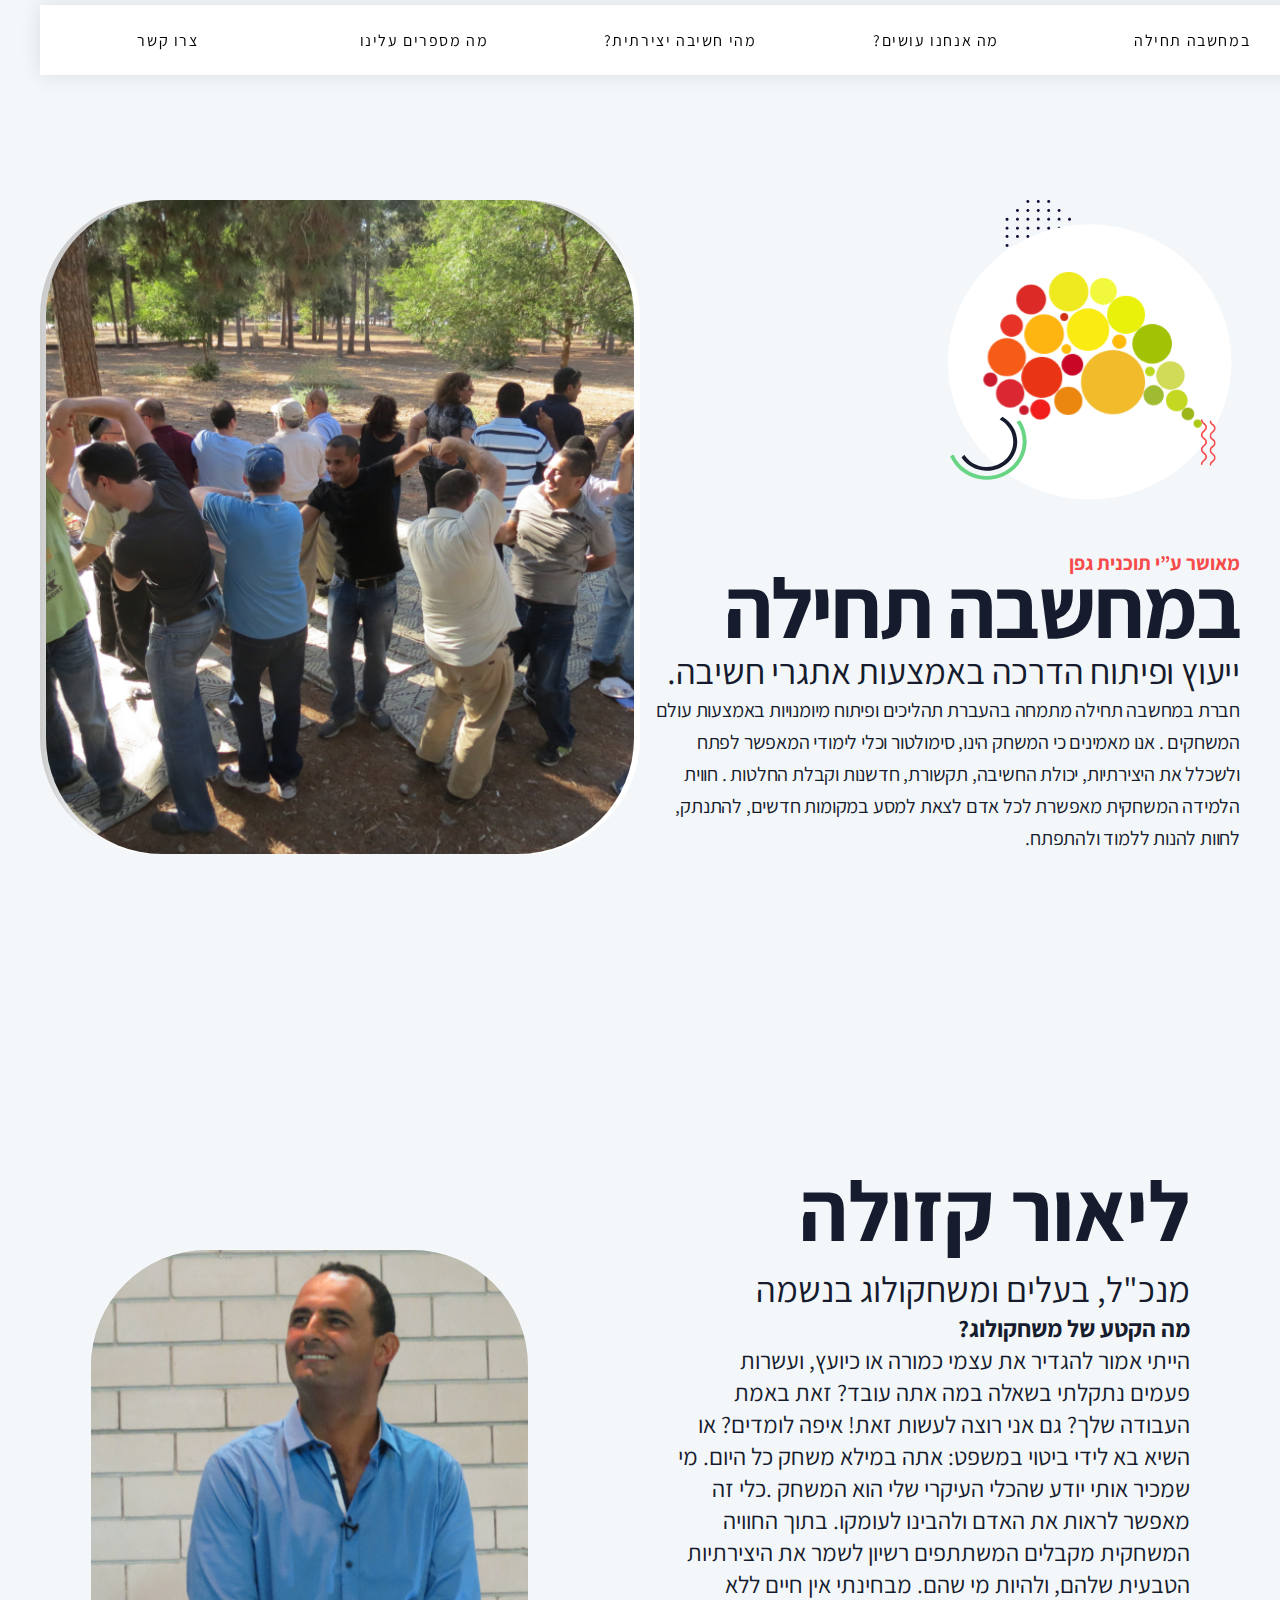
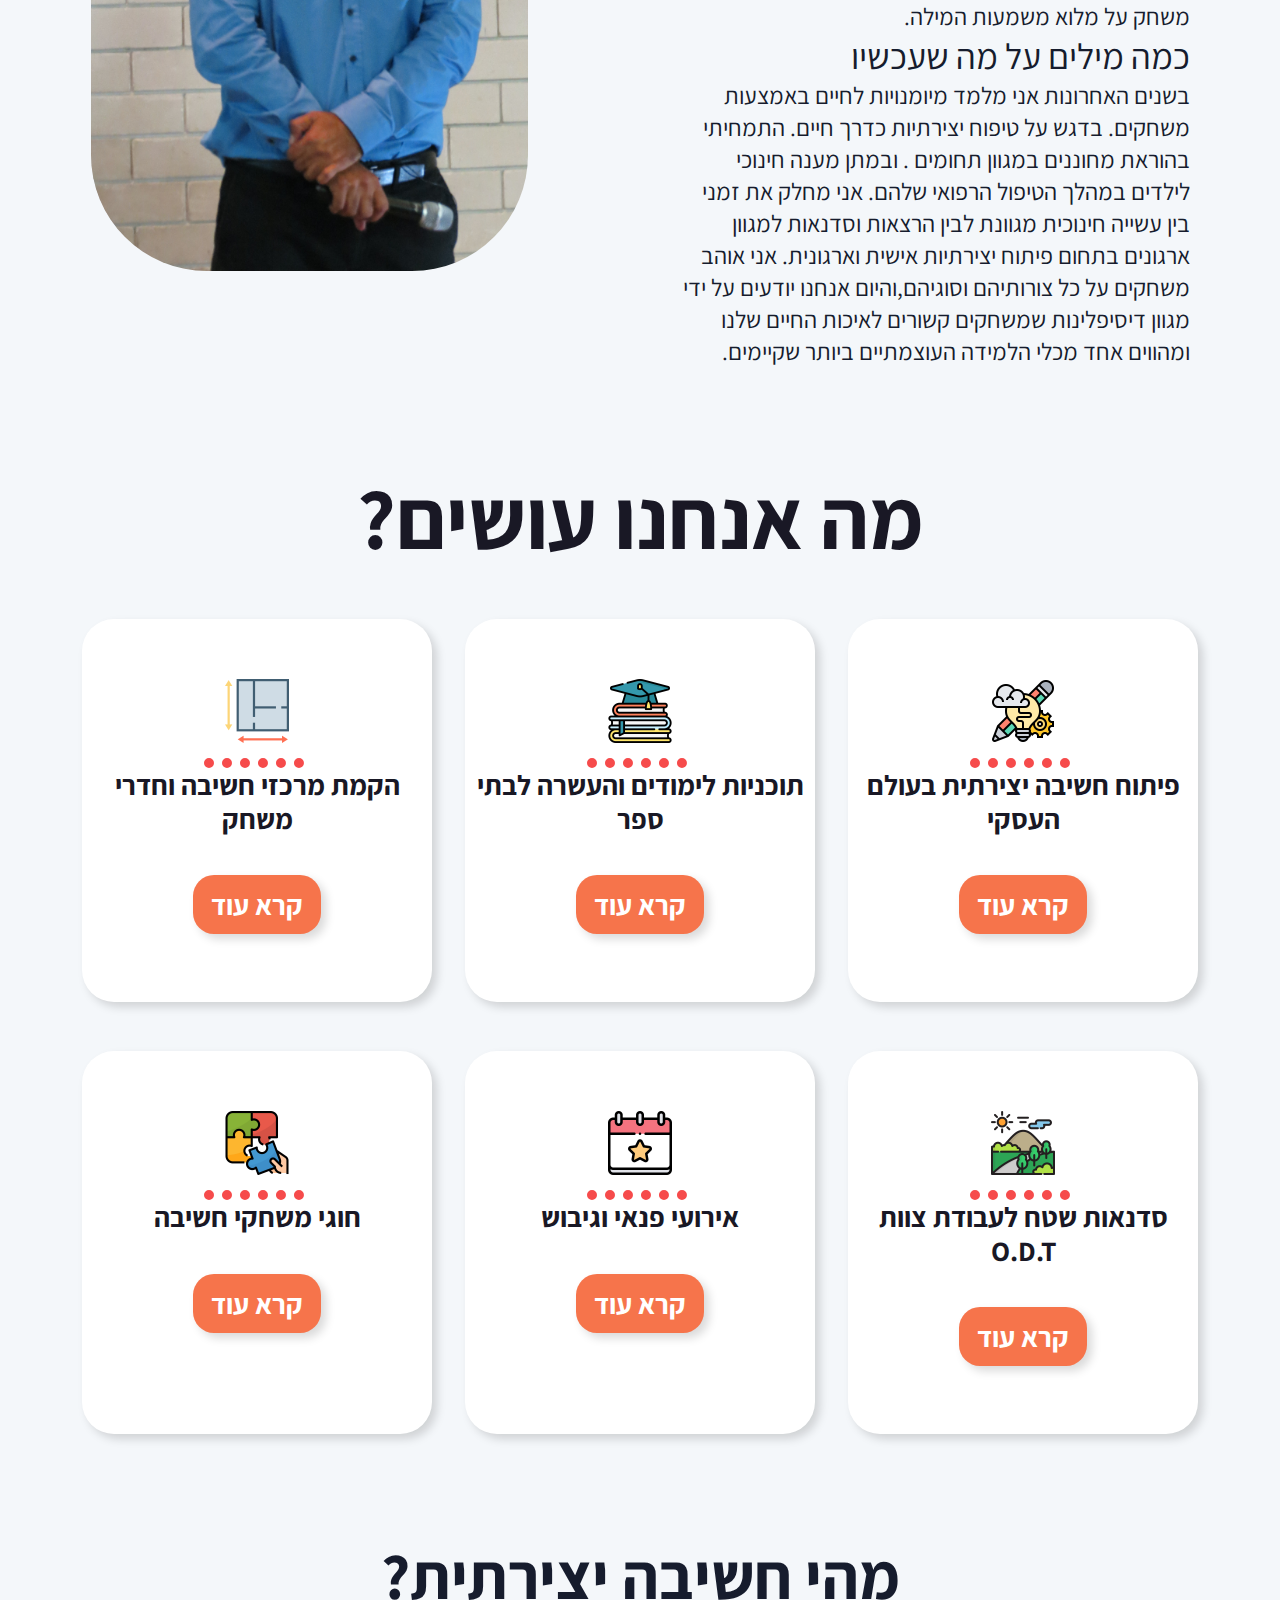
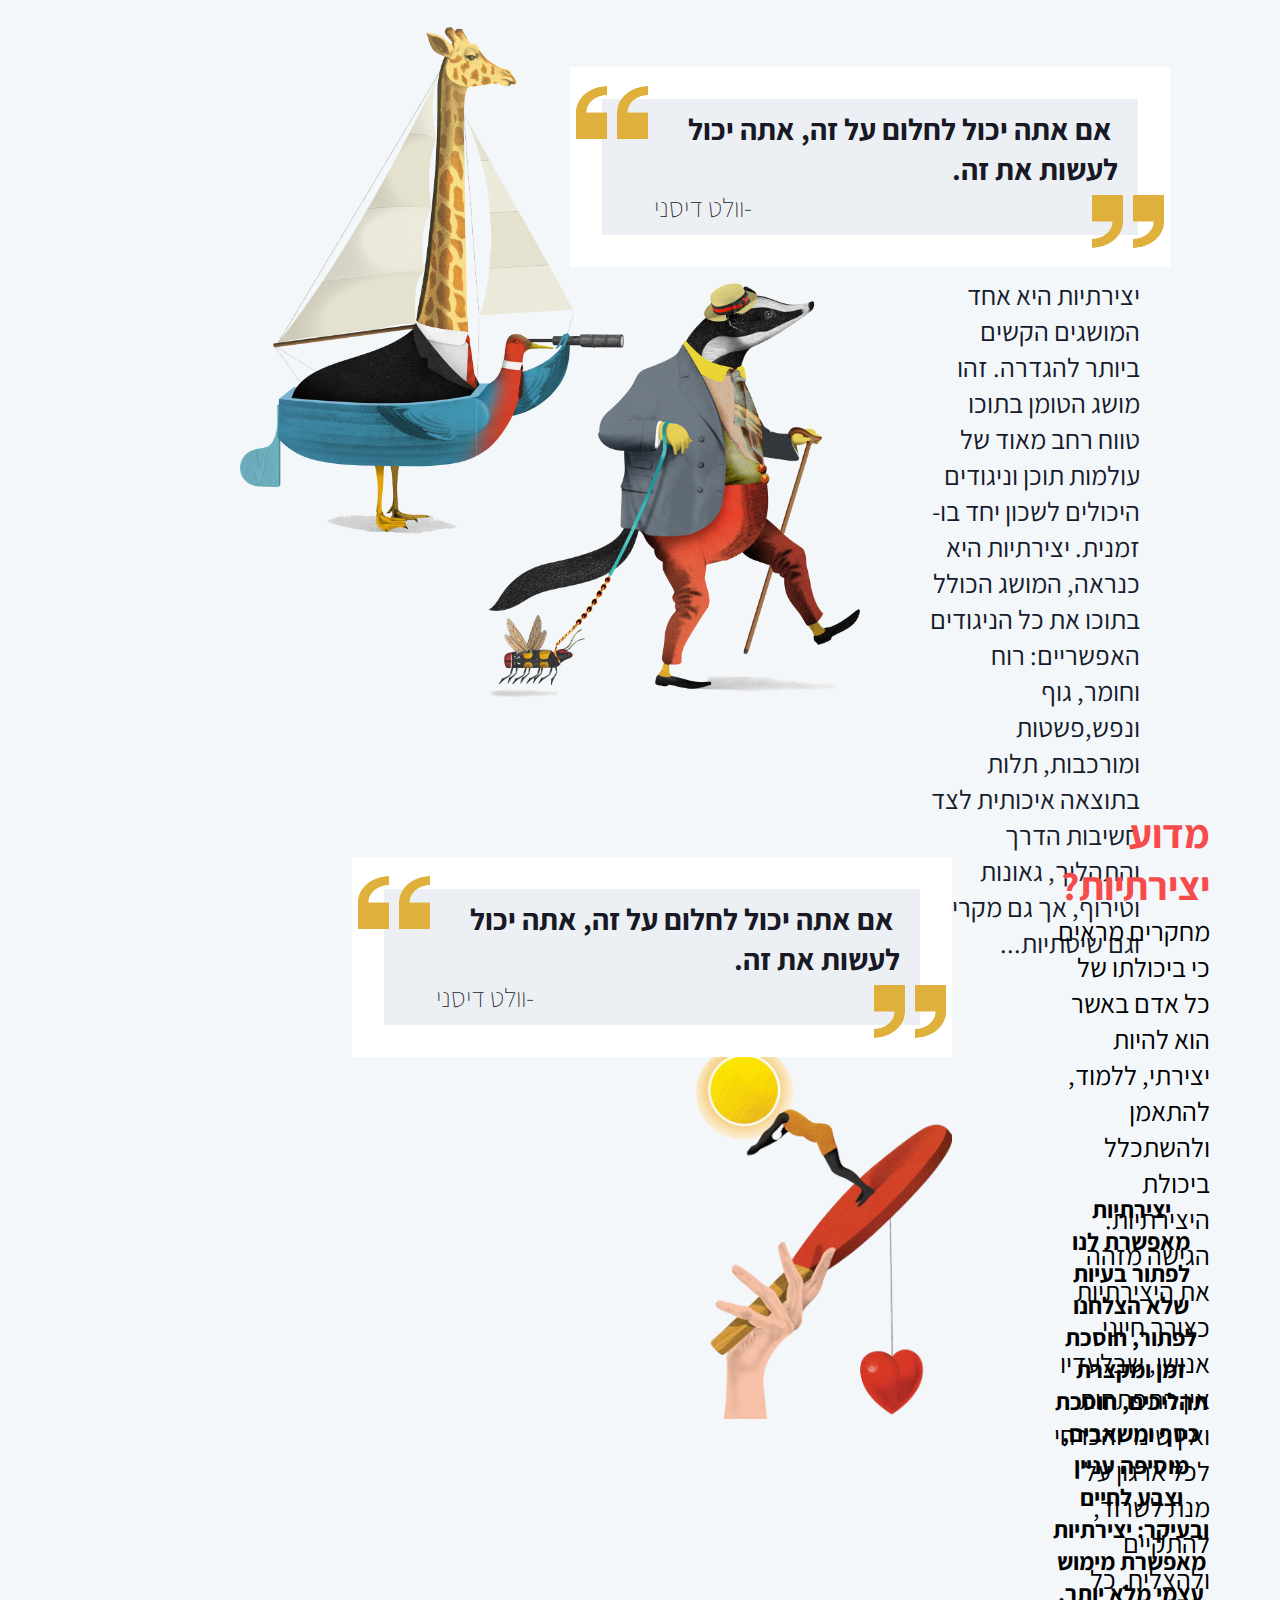
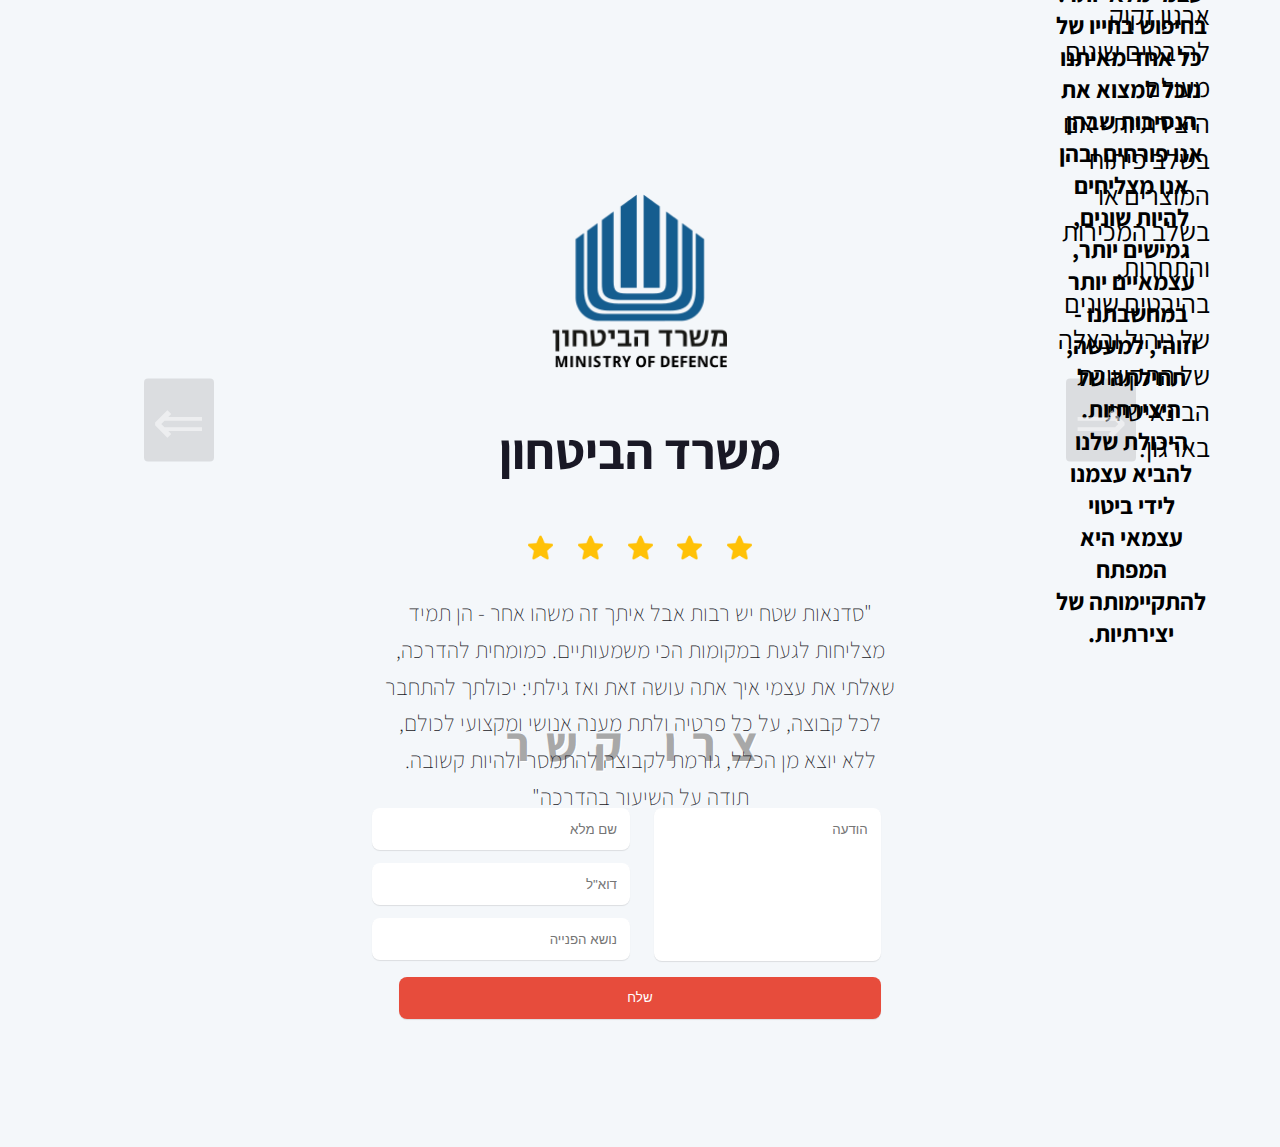
<file: html-css-course/CompletePage.html>
<!DOCTYPE html>
<html>
  <head>
    <title>במחשבה תחילה</title>
    <link rel="stylesheet" href="introduction.css">
    <link rel="stylesheet" href="lior.css">
    <link rel="stylesheet" href="WhatWeDo.css">
    <link rel="stylesheet" href="recommendations.css">
    <link rel="stylesheet" href="creative.css">
    <link rel="stylesheet" href="navbar.css">
    <link rel="stylesheet" href="ContactUs.css">
    <link rel="stylesheet" href="styles.css">
    <script src="script.js" defer></script>


    <meta name="viewport" content="width=device-width,initial-scale=0">
  </head>

  <body style=" background-color: #F4F7FA;">
    <section class="et-hero-tabs" >
      <div class="et-hero-tabs-container">
        <a class="et-hero-tab" href="#tab-contact">צרו קשר</a>
        <a class="et-hero-tab" href="#tab-recomendations">מה מספרים עלינו</a>
        <a class="et-hero-tab" href="#tab-creative">מהי חשיבה יצירתית?</a>
        <a class="et-hero-tab" href="#tab-WhatWeDo">מה אנחנו עושים?</a>
        <a class="et-hero-tab" href="#tab-introduction">במחשבה תחילה</a>
        <span class="et-hero-tab-slider"></span>
      </div>
    </section>


    <main class="et-main">

      <section class="et-slide" id="#tab-introduction" >

        <div class="introduction-full">
          

          <div class="introduction-gallery">
            <img class="current-img-introduction" src="src/TeamWork.jpg" alt="current-img-introduction">
             </div>

          <div class="introduction-text">
            <svg class="logo-introudaction"  width="300"   height="300" viewBox="0 0 134 140" fill="none" xmlns="http://www.w3.org/2000/svg" xmlns:xlink="http://www.w3.org/1999/xlink">
              <path fill-rule="evenodd" clip-rule="evenodd" d="M47.7235 28.8325H47.7196C47.5545 28.8325 47.4098 28.896 47.2892 28.9873C47.266 29.0052 47.2369 29.0156 47.2161 29.0358C47.1004 29.1488 47.0336 29.3032 47.0191 29.4717C47.0176 29.4905 47.0079 29.507 47.0079 29.5263C47.0079 29.612 47.0288 29.692 47.0583 29.7673C47.068 29.7918 47.0801 29.8129 47.0922 29.836C47.1183 29.8854 47.1498 29.9311 47.1875 29.973C47.2059 29.9937 47.2224 30.0149 47.2432 30.0332C47.3004 30.0836 47.3633 30.1278 47.4349 30.1584H47.4354C47.524 30.1966 47.6208 30.2196 47.7235 30.2196C48.0415 30.2196 48.3015 30.0144 48.394 29.7343C48.4187 29.6703 48.4356 29.6035 48.4361 29.5301C48.4361 29.5286 48.4371 29.5277 48.4371 29.5263C48.4371 29.1427 48.1175 28.8325 47.7235 28.8325ZM57.7063 20.5677C57.6371 20.5394 57.5601 20.5286 57.4812 20.5234C57.4672 20.523 57.4561 20.5154 57.4415 20.5154H57.4377C57.0436 20.5154 56.726 20.826 56.726 21.2095C56.726 21.3026 56.7463 21.3906 56.7807 21.4706C56.8049 21.528 56.8446 21.5741 56.8819 21.6226C56.8974 21.641 56.9061 21.6635 56.9226 21.6805C57.0412 21.8028 57.2048 21.8781 57.3878 21.8922C57.3888 21.8922 57.3897 21.8927 57.3907 21.8932V21.8927C57.4081 21.8941 57.4236 21.9026 57.4415 21.9026C57.8356 21.9026 58.1551 21.592 58.1551 21.2095C58.1551 20.9177 57.9687 20.6702 57.7063 20.5677ZM33.1463 8.31711H33.1425C32.7484 8.31711 32.4308 8.62766 32.4308 9.01067C32.4308 9.39321 32.7523 9.70423 33.1463 9.70423C33.5399 9.70423 33.8599 9.39321 33.8599 9.01067C33.8599 8.62766 33.5399 8.31711 33.1463 8.31711ZM33.1463 24.674H33.1425C32.7484 24.674 32.4308 24.9841 32.4308 25.3677C32.4308 25.7504 32.7523 26.0611 33.1463 26.0611C33.5399 26.0611 33.8599 25.7504 33.8599 25.3677C33.8599 24.9841 33.5399 24.674 33.1463 24.674ZM38.0053 13.8627C38.3994 13.8627 38.7189 13.5517 38.7189 13.1692C38.7189 12.7857 38.3994 12.4756 38.0053 12.4756H38.0019C37.6073 12.4756 37.2898 12.7857 37.2898 13.1692C37.2898 13.5517 37.6112 13.8627 38.0053 13.8627ZM33.1463 4.15857H33.1425C32.7484 4.15857 32.4308 4.46912 32.4308 4.85213C32.4308 5.23514 32.7523 5.54569 33.1463 5.54569C33.5399 5.54569 33.8599 5.23514 33.8599 4.85213C33.8599 4.46912 33.5399 4.15857 33.1463 4.15857ZM33.1463 16.3569H33.1425C32.7484 16.3569 32.4308 16.6675 32.4308 17.0505C32.4308 17.4335 32.7523 17.744 33.1463 17.744C33.5399 17.744 33.8599 17.4335 33.8599 17.0505C33.8599 16.6675 33.5399 16.3569 33.1463 16.3569ZM33.1463 20.5154H33.1425C32.7484 20.5154 32.4308 20.826 32.4308 21.2095C32.4308 21.592 32.7523 21.9026 33.1463 21.9026C33.5399 21.9026 33.8599 21.592 33.8599 21.2095C33.8599 20.826 33.5399 20.5154 33.1463 20.5154ZM38.0053 5.54569C38.3994 5.54569 38.7189 5.23514 38.7189 4.85213C38.7189 4.46912 38.3994 4.15857 38.0053 4.15857H38.0019C37.6073 4.15857 37.2898 4.46912 37.2898 4.85213C37.2898 5.23514 37.6112 5.54569 38.0053 5.54569ZM38.0053 9.70423C38.3994 9.70423 38.7189 9.39321 38.7189 9.01067C38.7189 8.62766 38.3994 8.31711 38.0053 8.31711H38.0019C37.6073 8.31711 37.2898 8.62766 37.2898 9.01067C37.2898 9.39321 37.6112 9.70423 38.0053 9.70423ZM38.0053 1.38713C38.3994 1.38713 38.7189 1.07658 38.7189 0.693563C38.7189 0.310551 38.3994 0 38.0053 0H38.0019C37.6073 0 37.2898 0.310551 37.2898 0.693563C37.2898 1.07658 37.6112 1.38713 38.0053 1.38713ZM33.1463 12.4756H33.1425C32.7484 12.4756 32.4308 12.7857 32.4308 13.1692C32.4308 13.5517 32.7523 13.8627 33.1463 13.8627C33.5399 13.8627 33.8599 13.5517 33.8599 13.1692C33.8599 12.7857 33.5399 12.4756 33.1463 12.4756ZM28.2877 16.3569H28.2833C27.8892 16.3569 27.5717 16.6675 27.5717 17.0505C27.5717 17.4335 27.8936 17.744 28.2877 17.744C28.6817 17.744 29.0008 17.4335 29.0008 17.0505C29.0008 16.6675 28.6817 16.3569 28.2877 16.3569ZM28.2877 12.4756H28.2833C27.8892 12.4756 27.5717 12.7857 27.5717 13.1692C27.5717 13.5517 27.8936 13.8628 28.2877 13.8628C28.6817 13.8628 29.0008 13.5517 29.0008 13.1692C29.0008 12.7857 28.6817 12.4756 28.2877 12.4756ZM28.2874 20.5154H28.2831C28.1935 20.5154 28.1097 20.5352 28.0317 20.5653C27.992 20.5799 27.9591 20.6034 27.9232 20.6246C27.8932 20.6429 27.8627 20.6594 27.8356 20.6825C27.7886 20.7196 27.7518 20.7629 27.716 20.8109C27.7092 20.8208 27.7024 20.8297 27.6956 20.8406C27.6569 20.8989 27.6283 20.9601 27.6089 21.0288L27.6085 21.0292V21.0297C27.592 21.0881 27.5717 21.1455 27.5717 21.2095C27.5717 21.4824 27.7387 21.7134 27.9756 21.8263V21.8268H27.976C28.0705 21.8715 28.1722 21.9011 28.2836 21.9016C28.285 21.9016 28.286 21.9026 28.2874 21.9026C28.6816 21.9026 29.0008 21.592 29.0008 21.2095C29.0008 21.1135 28.9809 21.0222 28.9446 20.9394C28.8366 20.6905 28.5828 20.5154 28.2874 20.5154ZM52.5824 12.4756H52.5786C52.1845 12.4756 51.8669 12.7857 51.8669 13.1692C51.8669 13.5517 52.1884 13.8627 52.5824 13.8627C52.9765 13.8627 53.296 13.5517 53.296 13.1692C53.296 12.7857 52.9765 12.4756 52.5824 12.4756ZM28.2874 8.3171H28.2831C28.2017 8.3171 28.1266 8.33451 28.0559 8.3618C27.9915 8.38344 27.9354 8.41591 27.8811 8.45355C27.8806 8.45355 27.8806 8.45355 27.8801 8.45402C27.6976 8.57965 27.5717 8.77634 27.5717 9.01066C27.5717 9.0403 27.5852 9.06524 27.5891 9.09441H27.5886C27.5886 9.09536 27.5891 9.09583 27.5896 9.0963C27.6119 9.26522 27.6898 9.41438 27.8143 9.5226C27.8312 9.53765 27.8525 9.54612 27.8705 9.5593C27.9194 9.59412 27.9663 9.63035 28.024 9.65246C28.1049 9.68493 28.193 9.70422 28.2874 9.70422C28.5828 9.70422 28.8366 9.52966 28.9446 9.28027C28.9809 9.19746 29.0008 9.10618 29.0008 9.01066C29.0008 8.91514 28.9809 8.82386 28.9446 8.74105C28.8366 8.49166 28.5828 8.3171 28.2874 8.3171ZM52.5824 16.3569H52.5786C52.1845 16.3569 51.8669 16.6675 51.8669 17.0505C51.8669 17.4335 52.1884 17.744 52.5824 17.744C52.9765 17.744 53.296 17.4335 53.296 17.0505C53.296 16.6675 52.9765 16.3569 52.5824 16.3569ZM52.5824 8.31711H52.5786C52.1845 8.31711 51.8669 8.62766 51.8669 9.01067C51.8669 9.39321 52.1884 9.70423 52.5824 9.70423C52.9765 9.70423 53.296 9.39321 53.296 9.01067C53.296 8.62766 52.9765 8.31711 52.5824 8.31711ZM52.5824 24.674H52.5786C52.1845 24.674 51.8669 24.9841 51.8669 25.3677C51.8669 25.7504 52.1884 26.0611 52.5824 26.0611C52.9765 26.0611 53.296 25.7504 53.296 25.3677C53.296 24.9841 52.9765 24.674 52.5824 24.674ZM52.5824 20.5154H52.5786C52.1845 20.5154 51.8669 20.826 51.8669 21.2095C51.8669 21.592 52.1884 21.9026 52.5824 21.9026C52.9765 21.9026 53.296 21.592 53.296 21.2095C53.296 20.826 52.9765 20.5154 52.5824 20.5154ZM47.7237 1.38713C48.1177 1.38713 48.4371 1.07658 48.4371 0.693563C48.4371 0.693563 48.4366 0.693092 48.4366 0.692622C48.4366 0.580165 48.4027 0.47806 48.3533 0.383953C48.3485 0.375013 48.3422 0.368426 48.3369 0.359956C48.2851 0.271026 48.2145 0.197153 48.1288 0.137866H48.1283C48.0117 0.0574048 47.8771 0 47.7237 0H47.7198C47.3259 0 47.0079 0.310551 47.0079 0.693563C47.0079 1.07658 47.3298 1.38713 47.7237 1.38713ZM52.5824 4.15857H52.5786C52.1845 4.15857 51.8669 4.46912 51.8669 4.85213C51.8669 5.23514 52.1884 5.54569 52.5824 5.54569C52.9765 5.54569 53.296 5.23514 53.296 4.85213C53.296 4.46912 52.9765 4.15857 52.5824 4.15857ZM47.7235 8.31711H47.7196C47.3255 8.31711 47.0079 8.62766 47.0079 9.01067C47.0079 9.39321 47.3294 9.70423 47.7235 9.70423C48.1175 9.70423 48.4371 9.39321 48.4371 9.01067C48.4371 8.62766 48.1175 8.31711 47.7235 8.31711ZM47.7235 20.5154H47.7196C47.3255 20.5154 47.0079 20.826 47.0079 21.2095C47.0079 21.592 47.3294 21.9026 47.7235 21.9026C48.1175 21.9026 48.4371 21.592 48.4371 21.2095C48.4371 20.826 48.1175 20.5154 47.7235 20.5154ZM47.7235 16.3569H47.7196C47.3255 16.3569 47.0079 16.6675 47.0079 17.0505C47.0079 17.4335 47.3294 17.744 47.7235 17.744C48.1175 17.744 48.4371 17.4335 48.4371 17.0505C48.4371 16.6675 48.1175 16.3569 47.7235 16.3569ZM47.7235 12.4756H47.7196C47.3255 12.4756 47.0079 12.7857 47.0079 13.1692C47.0079 13.5517 47.3294 13.8627 47.7235 13.8627C48.1175 13.8627 48.4371 13.5517 48.4371 13.1692C48.4371 12.7857 48.1175 12.4756 47.7235 12.4756ZM47.7235 24.674H47.7196C47.3255 24.674 47.0079 24.9841 47.0079 25.3677C47.0079 25.7504 47.3294 26.0611 47.7235 26.0611C48.1175 26.0611 48.4371 25.7504 48.4371 25.3677C48.4371 24.9841 48.1175 24.674 47.7235 24.674ZM38.0053 17.744C38.3994 17.744 38.7189 17.4335 38.7189 17.0505C38.7189 16.6675 38.3994 16.3569 38.0053 16.3569H38.0019C37.6073 16.3569 37.2898 16.6675 37.2898 17.0505C37.2898 17.4335 37.6112 17.744 38.0053 17.744ZM38.5098 29.0358C38.4885 29.0151 38.4594 29.0048 38.4357 28.9873C38.3151 28.896 38.1704 28.8325 38.0053 28.8325H38.0014C37.6073 28.8325 37.2898 29.1427 37.2898 29.5263C37.2898 29.7146 37.3687 29.884 37.4945 30.0092C37.495 30.0097 37.495 30.0102 37.4955 30.0102C37.6253 30.1391 37.8054 30.2196 38.0053 30.2196C38.0431 30.2196 38.0755 30.2046 38.1118 30.1989C38.1123 30.1989 38.1128 30.1984 38.1133 30.1984C38.2817 30.173 38.4289 30.0977 38.5359 29.9786C38.5533 29.9603 38.5635 29.9377 38.5785 29.9174C38.6109 29.8727 38.6453 29.8304 38.6666 29.779C38.6986 29.7023 38.7174 29.6185 38.7179 29.5291C38.7179 29.5282 38.7189 29.5277 38.7189 29.5263C38.7189 29.3502 38.6458 29.194 38.5349 29.0716C38.5248 29.0603 38.5204 29.0457 38.5098 29.0358ZM57.1633 9.64967C57.249 9.68495 57.343 9.70423 57.4418 9.70423C57.5459 9.70423 57.6432 9.68024 57.7323 9.6412C57.7353 9.63979 57.7372 9.63744 57.7401 9.63603C57.8273 9.59652 57.9023 9.54101 57.9658 9.47234C58.081 9.34957 58.1551 9.18965 58.1551 9.01091C58.1551 8.62802 57.8355 8.31711 57.4418 8.31711H57.4379C57.0437 8.31711 56.726 8.62802 56.726 9.01091C56.726 9.29783 56.9066 9.54431 57.1633 9.64967ZM57.4418 13.8627C57.8355 13.8627 58.1551 13.5517 58.1551 13.1692C58.1551 12.7857 57.8355 12.4756 57.4418 12.4756H57.4379C57.0437 12.4756 56.726 12.7857 56.726 13.1692C56.726 13.5517 57.0471 13.8627 57.4418 13.8627ZM57.4418 17.744C57.8355 17.744 58.1551 17.4335 58.1551 17.0505C58.1551 16.6675 57.8355 16.3569 57.4418 16.3569H57.4379C57.0437 16.3569 56.726 16.6675 56.726 17.0505C56.726 17.4335 57.0471 17.744 57.4418 17.744ZM42.8644 8.31711H42.861C42.4669 8.31711 42.1489 8.62766 42.1489 9.01067C42.1489 9.39321 42.4703 9.70423 42.8644 9.70423C43.2585 9.70423 43.578 9.39321 43.578 9.01067C43.578 8.62766 43.2585 8.31711 42.8644 8.31711ZM42.8644 4.15857H42.861C42.4669 4.15857 42.1489 4.46912 42.1489 4.85213C42.1489 5.23514 42.4703 5.54569 42.8644 5.54569C43.2585 5.54569 43.578 5.23514 43.578 4.85213C43.578 4.46912 43.2585 4.15857 42.8644 4.15857ZM42.8644 0H42.861C42.4669 0 42.1489 0.310551 42.1489 0.693563C42.1489 1.07658 42.4703 1.38713 42.8644 1.38713C43.2585 1.38713 43.578 1.07658 43.578 0.693563C43.578 0.310551 43.2585 0 42.8644 0ZM38.0053 26.0611C38.3994 26.0611 38.7189 25.7504 38.7189 25.3677C38.7189 24.9841 38.3994 24.674 38.0053 24.674H38.0019C37.6073 24.674 37.2898 24.9841 37.2898 25.3677C37.2898 25.7504 37.6112 26.0611 38.0053 26.0611ZM38.0053 21.9026C38.3994 21.9026 38.7189 21.592 38.7189 21.2095C38.7189 20.826 38.3994 20.5154 38.0053 20.5154H38.0019C37.6073 20.5154 37.2898 20.826 37.2898 21.2095C37.2898 21.592 37.6112 21.9026 38.0053 21.9026ZM42.8644 12.4756H42.861C42.4669 12.4756 42.1489 12.7857 42.1489 13.1692C42.1489 13.5517 42.4703 13.8627 42.8644 13.8627C43.2585 13.8627 43.578 13.5517 43.578 13.1692C43.578 12.7857 43.2585 12.4756 42.8644 12.4756ZM47.7235 4.15857H47.7196C47.3255 4.15857 47.0079 4.46912 47.0079 4.85213C47.0079 5.23514 47.3294 5.54569 47.7235 5.54569C48.1175 5.54569 48.4371 5.23514 48.4371 4.85213C48.4371 4.46912 48.1175 4.15857 47.7235 4.15857ZM42.8644 24.674H42.861C42.4669 24.674 42.1489 24.9841 42.1489 25.3677C42.1489 25.7504 42.4703 26.0611 42.8644 26.0611C43.2585 26.0611 43.578 25.7504 43.578 25.3677C43.578 24.9841 43.2585 24.674 42.8644 24.674ZM42.8644 28.8325H42.861C42.4669 28.8325 42.1489 29.1431 42.1489 29.5263C42.1489 29.9094 42.4703 30.2196 42.8644 30.2196C43.2585 30.2196 43.578 29.9094 43.578 29.5263C43.578 29.1431 43.2585 28.8325 42.8644 28.8325ZM42.8644 20.5154H42.861C42.4669 20.5154 42.1489 20.826 42.1489 21.2095C42.1489 21.592 42.4703 21.9026 42.8644 21.9026C43.2585 21.9026 43.578 21.592 43.578 21.2095C43.578 20.826 43.2585 20.5154 42.8644 20.5154ZM42.8644 16.3569H42.861C42.4669 16.3569 42.1489 16.6675 42.1489 17.0505C42.1489 17.4335 42.4703 17.744 42.8644 17.744C43.2585 17.744 43.578 17.4335 43.578 17.0505C43.578 16.6675 43.2585 16.3569 42.8644 16.3569Z" fill="#130D3A"/>
              <ellipse cx="66.8729" cy="75.5466" rx="66.1688" ry="64.18" fill="white"/>
              <path fill-rule="evenodd" clip-rule="evenodd" d="M1.7227 119.599C4.44844 125.822 10.7348 130.287 18.2043 130.54C28.4579 130.888 37.0583 123.166 37.4138 113.293C37.5532 109.421 36.4032 105.792 34.335 102.791L32.6995 103.634C34.6228 106.363 35.6964 109.683 35.5687 113.231C35.2486 122.122 27.5029 129.077 18.2682 128.764C11.4797 128.534 5.77624 124.441 3.35819 118.756L1.7227 119.599Z" fill="#68D585"/>
              <path fill-rule="evenodd" clip-rule="evenodd" d="M7.03437 120.217C9.46995 123.788 13.6126 126.206 18.3903 126.368C26.2026 126.632 32.7548 120.764 33.0249 113.26C33.2095 108.134 30.4141 103.57 26.133 101.109L24.8197 102.423C28.7517 104.509 31.3507 108.592 31.1849 113.198C30.9499 119.726 25.2501 124.831 18.454 124.6C14.1449 124.454 10.4298 122.199 8.34764 118.903L7.03437 120.217Z" fill="#161C2D"/>
              <mask id="mask0_6_269" style="mask-type:luminance" maskUnits="userSpaceOnUse" x="122" y="102" width="4" height="23">
              <path fill-rule="evenodd" clip-rule="evenodd" d="M122.778 102.782H125.669V124.022H122.778V102.782Z" fill="white"/>
              </mask>
              <g mask="url(#mask0_6_269)">
              <path fill-rule="evenodd" clip-rule="evenodd" d="M122.778 123.655C122.778 122.634 123.409 122.123 123.964 121.67C124.477 121.255 124.881 120.927 124.881 120.239C124.881 119.552 124.477 119.224 123.964 118.807C123.409 118.355 122.778 117.843 122.778 116.822C122.778 115.802 123.409 115.29 123.964 114.838C124.477 114.423 124.881 114.094 124.881 113.408C124.881 112.72 124.477 112.391 123.964 111.975C123.409 111.523 122.778 111.011 122.778 109.989C122.778 108.968 123.408 108.455 123.964 108.003C124.476 107.587 124.881 107.257 124.881 106.569C124.881 105.881 124.476 105.552 123.964 105.136C123.408 104.683 122.778 104.171 122.778 103.149C122.778 102.946 122.954 102.782 123.173 102.782C123.39 102.782 123.566 102.946 123.566 103.149C123.566 103.837 123.971 104.166 124.483 104.583C125.039 105.035 125.669 105.547 125.669 106.569C125.669 107.591 125.039 108.104 124.483 108.556C123.971 108.972 123.566 109.301 123.566 109.989C123.566 110.677 123.971 111.006 124.483 111.422C125.039 111.874 125.669 112.386 125.669 113.408C125.669 114.428 125.039 114.94 124.483 115.392C123.971 115.808 123.566 116.136 123.566 116.822C123.566 117.51 123.971 117.838 124.483 118.254C125.039 118.706 125.669 119.218 125.669 120.239C125.669 121.26 125.039 121.773 124.483 122.224C123.971 122.64 123.566 122.968 123.566 123.655C123.566 123.858 123.39 124.022 123.173 124.022C122.954 124.022 122.778 123.858 122.778 123.655Z" fill="#F64B4B"/>
              </g>
              <path fill-rule="evenodd" clip-rule="evenodd" d="M118.75 123.278C118.75 122.252 119.374 121.737 119.923 121.283C120.429 120.865 120.83 120.536 120.83 119.845C120.83 119.154 120.429 118.824 119.923 118.406C119.374 117.952 118.75 117.437 118.75 116.411C118.75 115.385 119.374 114.871 119.923 114.416C120.429 113.999 120.83 113.669 120.83 112.979C120.83 112.288 120.429 111.957 119.923 111.539C119.374 111.085 118.75 110.57 118.75 109.544C118.75 108.517 119.373 108.002 119.923 107.547C120.429 107.129 120.83 106.798 120.83 106.106C120.83 105.414 120.429 105.084 119.923 104.666C119.373 104.211 118.75 103.696 118.75 102.669C118.75 102.465 118.925 102.3 119.14 102.3C119.355 102.3 119.53 102.465 119.53 102.669C119.53 103.36 119.93 103.691 120.436 104.11C120.986 104.564 121.609 105.079 121.609 106.106C121.609 107.133 120.986 107.649 120.436 108.103C119.93 108.522 119.53 108.852 119.53 109.544C119.53 110.235 119.93 110.565 120.436 110.983C120.986 111.437 121.609 111.952 121.609 112.979C121.609 114.005 120.986 114.519 120.436 114.973C119.929 115.391 119.53 115.721 119.53 116.411C119.53 117.101 119.929 117.432 120.436 117.85C120.986 118.304 121.609 118.819 121.609 119.845C121.609 120.871 120.986 121.386 120.436 121.839C119.929 122.257 119.53 122.587 119.53 123.278C119.53 123.481 119.355 123.647 119.14 123.647C118.925 123.647 118.75 123.481 118.75 123.278Z" fill="#F64B4B"/>
              <rect x="15.8528" y="19.1293" width="104.327" height="101.191" fill="url(#pattern0)"/>
              <defs>
              <pattern id="pattern0" patternContentUnits="objectBoundingBox" width="1" height="1">
              <use xlink:href="#image0_6_269" transform="matrix(0.00333333 0 0 0.00343663 0 -0.0154942)"/>
              </pattern>
              <image id="image0_6_269" width="300" height="300" xlink:href="[data-uri]"/>
              </defs>
              </svg>
              
            <p class="Gefen-Header">
              מאושר ע”י תוכנית גפן
            </p>
            <p class="Bemahshava-Header">
              במחשבה תחילה
            </p>
            <p class="Yeutz-SubHeader">
              ייעוץ ופיתוח הדרכה באמצעות אתגרי חשיבה.
            </p>
            <p class="description-Bemashava">
              חברת במחשבה תחילה מתמחה בהעברת תהליכים ופיתוח מיומנויות באמצעות עולם המשחקים .
               אנו מאמינים כי המשחק הינו, סימולטור וכלי לימודי המאפשר לפתח ולשכלל את היצירתיות, 
              יכולת החשיבה, תקשורת, חדשנות וקבלת החלטות . חווית הלמידה המשחקית
               מאפשרת לכל אדם לצאת למסע במקומות חדשים, להתנתק, לחוות להנות ללמוד ולהתפתח.
              </p>

          </div>


          </div>
          <!-- <div class="creative-lamp-container">
            <img class="creative-lamp" src="src/creative-lamp.png" alt="creative-lamp">
          </div> -->
        </div>
      
        <div class="Lior-page">
          <div class="Lior-white-rect"> 
            <img class="Lior-img" src="src/lior-kazula.jpg" alt="lior-kazula">
          <div class="Lior-Text">
            <div class="Lior-Header">ליאור קזולה </div>
            <div class="Lior-subHeader">מנכ"ל, בעלים ומשחקולוג בנשמה </div>
            <div class="Lior-littleh1"> מה הקטע של משחקולוג?</div>
            <div class="Lior-para1"> הייתי אמור להגדיר את עצמי כמורה או כיועץ, ועשרות פעמים נתקלתי בשאלה במה אתה עובד? זאת באמת העבודה שלך? גם אני רוצה לעשות זאת! איפה לומדים? או השיא בא לידי ביטוי במשפט: אתה במילא משחק כל היום.
              מי שמכיר אותי יודע שהכלי העיקרי שלי הוא המשחק .כלי זה מאפשר לראות את האדם ולהבינו לעומקו. בתוך החוויה המשחקית מקבלים המשתתפים רשיון לשמר את היצירתיות הטבעית שלהם, ולהיות מי שהם.  מבחינתי אין חיים ללא משחק על מלוא משמעות המילה.</div>
            <div class="Lior-littleh2"> כמה מילים על מה שעכשיו
            </div>
            <div class="Lior-para2">בשנים האחרונות אני מלמד מיומנויות לחיים באמצעות משחקים.
              בדגש על טיפוח יצירתיות כדרך חיים.
              התמחיתי בהוראת מחוננים במגוון תחומים .
              ובמתן מענה חינוכי לילדים במהלך הטיפול הרפואי שלהם.
              אני מחלק את זמני בין עשייה חינוכית מגוונת  לבין הרצאות וסדנאות  למגוון ארגונים בתחום פיתוח יצירתיות אישית וארגונית.
              אני אוהב משחקים על כל צורותיהם וסוגיהם,והיום אנחנו יודעים על ידי מגוון דיסיפלינות שמשחקים קשורים לאיכות החיים שלנו ומהווים אחד מכלי הלמידה העוצמתיים ביותר שקיימים.</div>
          </div>
              
              <!-- <svg class="green-tringales" width="107" height="107" viewBox="0 0 107 107" fill="none" xmlns="http://www.w3.org/2000/svg">
                <g clip-path="url(#clip0_9_429)">
                <path d="M12.0264 1.82001L1.81995 12.0264" stroke="#A2C205" stroke-width="3.63995" stroke-linecap="round" stroke-linejoin="round"/>
                <path d="M1.81995 1.82001L12.0264 12.0264" stroke="#A2C205" stroke-width="3.63995" stroke-linecap="round" stroke-linejoin="round"/>
                <path d="M12.0264 48.1638L1.81995 58.3847" stroke="#A2C205" stroke-width="3.63995" stroke-linecap="round" stroke-linejoin="round"/>
                <path d="M1.81995 48.1638L12.0264 58.3847" stroke="#A2C205" stroke-width="3.63995" stroke-linecap="round" stroke-linejoin="round"/>
                <path d="M12.0264 94.5223L1.81995 104.729" stroke="#A2C205" stroke-width="3.63995" stroke-linecap="round" stroke-linejoin="round"/>
                <path d="M1.81995 94.5223L12.0264 104.729" stroke="#A2C205" stroke-width="3.63995" stroke-linecap="round" stroke-linejoin="round"/>
                <path d="M58.6036 48.1638L48.3972 58.3847" stroke="#A2C205" stroke-width="3.63995" stroke-linecap="round" stroke-linejoin="round"/>
                <path d="M48.3972 48.1638L58.6036 58.3847" stroke="#A2C205" stroke-width="3.63995" stroke-linecap="round" stroke-linejoin="round"/>
                <path d="M58.6036 94.5223L48.3972 104.729" stroke="#A2C205" stroke-width="3.63995" stroke-linecap="round" stroke-linejoin="round"/>
                <path d="M48.3972 94.5223L58.6036 104.729" stroke="#A2C205" stroke-width="3.63995" stroke-linecap="round" stroke-linejoin="round"/>
                <path d="M105.18 94.5223L94.9736 104.729" stroke="#A2C205" stroke-width="3.63995" stroke-linecap="round" stroke-linejoin="round"/>
                <path d="M94.9736 94.5223L105.18 104.729" stroke="#A2C205" stroke-width="3.63995" stroke-linecap="round" stroke-linejoin="round"/>
                </g>
                <defs>
                <clipPath id="clip0_9_429">
                <rect width="107" height="106.549" fill="white"/>
                </clipPath>
                </defs>
                </svg> -->


            </div>   
          </div>
          </div>
      </section>


      <section class="et-slide" id="tab-WhatWeDo">
        <div class="WhatWeDo123">
          <!-- <svg class="abstract-background-object" width="2000px" height="1077" viewBox="0 0 1411 1077" fill="none" xmlns="http://www.w3.org/2000/svg">
            <path d="M-4.33294 1021.41C-9.74543 1006.97 -43.4522 786.057 1.27712 589.124C41.4728 412.578 190.08 287.697 407.533 367.042C640.532 452.091 823.074 429.934 961.244 365.339C1097.58 301.424 1171.8 173.797 1201.17 95.8814C1265.02 -72.5704 1420.23 -5.95295 1410.25 201.393C1405.28 297.907 1350.29 335.237 1248.23 364.85C1141.55 395.804 976.988 405.565 762.762 491.745C556.192 575.02 334.041 722.143 222.905 876.285C104.652 1040.44 41.9993 1147.58 -4.33294 1021.41Z" fill="url(#paint0_linear_9_2046)"/>
            <defs>
            <linearGradient id="paint0_linear_9_2046" x1="951.691" y1="157.988" x2="482.717" y2="788.441" gradientUnits="userSpaceOnUse">
            <stop stop-color="#C90626"/>
            <stop offset="0.839622" stop-color="#E93415"/>
            </linearGradient>
            </defs>
            </svg> -->
            
      
            <div class="what-are-we-doing-header1">מה אנחנו עושים?</div>
            
          <div class="WhatWeDo-Grid">
            <div class="white-rect">
              <div class="thumbnail-row">
              <img class="thumbnail" src="src/plans.png" alt="outdoors">
              <div class="horizontal_dotted_line"></div>
              <div class="what-are-we-doing-header">הקמת מרכזי חשיבה וחדרי משחק
      
              </div>
              <button class="read-more-button">קרא עוד</button> 
            </div>
      
          </div>
            <div class="white-rect"><div class="thumbnail-row">
            <img class="thumbnail" src="src/education.png" alt="outdoors">
            <div class="horizontal_dotted_line"></div>
            <div class="what-are-we-doing-header">תוכניות לימודים והעשרה לבתי ספר</div>
            <button class="read-more-button">קרא עוד</button> 
          </div>
        </div>
            <div class="white-rect">
              <div class="thumbnail-row">
                <img class="thumbnail" src="src/design-thinking.png" alt="outdoors">
                <div class="horizontal_dotted_line"></div>
                <div class="what-are-we-doing-header">פיתוח חשיבה יצירתית בעולם העסקי</div>
                <button class="read-more-button">קרא עוד</button> 
              </div>
            </div>
            <div class="white-rect">
              <div class="thumbnail-row">
                <img class="thumbnail" src="src/jigsaw.png" alt="outdoors">
                <div class="horizontal_dotted_line"></div>
                <div class="what-are-we-doing-header">חוגי משחקי חשיבה</div>
                <button class="read-more-button">קרא עוד</button> 
              </div>
            </div>
            <div class="white-rect">
              <div class="thumbnail-row">
                <img class="thumbnail" src="src/calendar.png" alt="outdoors">
                <div class="horizontal_dotted_line"></div>
                <div class="what-are-we-doing-header">אירועי פנאי וגיבוש</div>
                <button class="read-more-button">קרא עוד</button> 
              </div>
            </div>
            <div class="white-rect">
              <div class="thumbnail-row">
                <img class="thumbnail" src="src/outdoors.png" alt="outdoors">
                <div class="horizontal_dotted_line"></div>
                <div class="what-are-we-doing-header">סדנאות שטח לעבודת צוות O.D.T</div>
                <button class="read-more-button">קרא עוד</button> 
              </div>
            </div>
          </div>
        </div>
      </section>


      <section class="et-slide" id="tab-creative">
        <div class="creative-mindset123"> 
          <div class="creative-mindset-h1">מהי חשיבה יצירתית?</div>
      
          <div class="quote-1"> 
            <div class="full-quote">
              <div class="white-rect-quotes">
                <div class="gray-rect-quotes">
                  <div class="quote-paragraph">  אם אתה יכול לחלום על זה, אתה יכול לעשות את זה. </div>
                  <div class="quote-person">-וולט דיסני</div>
                </div>
                <img class="upper-left-quotes" src="src/quetos.png" alt="quotes">
                <img class="lower-right-quotes" src="src/quetos.png" alt="quotes">
              </div>
            </div>
      
          </div>
      
            
      <div class="creative-page"> 
        <svg class="green-creative-background" width="100%" height="2288" viewBox="0 0 1440 2288" fill="none" xmlns="http://www.w3.org/2000/svg">
          <g opacity="0.1" clip-path="url(#clip0_15_4651)">
          <path d="M-523.369 709.684C-510.459 689.924 -263.962 451.205 30.4051 335.232C294.395 231.389 601.065 313.554 717.47 665.203C842.157 1042.02 1052.43 1258.83 1272.24 1380.72C1489.35 1500.82 1725.27 1484.24 1853.38 1453.47C2130.72 1387.41 2201.14 1647.21 1928.25 1817.38C1800.9 1896.17 1698.69 1857.93 1559.27 1751.91C1413.55 1641.1 1236.94 1436.62 913.86 1235.31C602.101 1041.35 193.829 883.596 -112.55 875.793C-438.735 867.619 -637.121 881.091 -523.369 709.684Z" fill="#A2C205"/>
          </g>
          <defs>
          <clipPath id="clip0_15_4651">
          <rect width="2699.56" height="958.638" fill="white" transform="translate(-54.8105) rotate(33.4342)"/>
          </clipPath>
          </defs>
          </svg>
          <svg class="blue-circle-backround" width="107" height="109" viewBox="0 0 107 109" fill="none" xmlns="http://www.w3.org/2000/svg">
            <path fill-rule="evenodd" clip-rule="evenodd" d="M70.5034 104H70.4898C69.9123 104 69.4058 104.229 68.9841 104.558C68.9028 104.623 68.8012 104.66 68.7283 104.733C68.3235 105.14 68.0898 105.697 68.039 106.304C68.0339 106.372 68 106.431 68 106.501C68 106.81 68.0728 107.098 68.1762 107.37C68.21 107.458 68.2524 107.534 68.2947 107.617C68.3862 107.795 68.4963 107.96 68.6284 108.111C68.6927 108.186 68.7503 108.262 68.8232 108.328C69.023 108.51 69.2432 108.669 69.4939 108.779H69.4956C69.8056 108.917 70.1443 109 70.5034 109C71.6162 109 72.5257 108.26 72.8493 107.251C72.9356 107.02 72.9949 106.779 72.9966 106.514C72.9966 106.509 73 106.506 73 106.501C73 105.118 71.8821 104 70.5034 104ZM105.43 74.1883C105.188 74.0865 104.918 74.0475 104.642 74.0288C104.593 74.0271 104.554 74 104.503 74H104.49C103.111 74 102 75.1194 102 76.5017C102 76.8375 102.071 77.1547 102.191 77.443C102.276 77.6499 102.415 77.8161 102.545 77.9908C102.6 78.057 102.63 78.1384 102.688 78.1995C103.103 78.6404 103.675 78.9118 104.315 78.9627C104.319 78.9627 104.322 78.9644 104.326 78.9661V78.9644C104.387 78.9695 104.441 79 104.503 79C105.882 79 107 77.8806 107 76.5017C107 75.4501 106.348 74.558 105.43 74.1883ZM19.5034 30H19.4898C18.1111 30 17 31.1194 17 32.5C17 33.8789 18.1247 35 19.5034 35C20.8804 35 22 33.8789 22 32.5C22 31.1194 20.8804 30 19.5034 30ZM19.5034 89H19.4898C18.1111 89 17 90.1181 17 91.5008C17 92.8802 18.1247 94 19.5034 94C20.8804 94 22 92.8802 22 91.5008C22 90.1181 20.8804 89 19.5034 89ZM36.5034 50C37.8821 50 39 48.8789 39 47.5C39 46.1177 37.8821 45 36.5034 45H36.4915C35.1111 45 34 46.1177 34 47.5C34 48.8789 35.1247 50 36.5034 50ZM19.5034 15H19.4898C18.1111 15 17 16.1194 17 17.5C17 18.8806 18.1247 20 19.5034 20C20.8804 20 22 18.8806 22 17.5C22 16.1194 20.8804 15 19.5034 15ZM19.5034 59H19.4898C18.1111 59 17 60.1194 17 61.5C17 62.8806 18.1247 64 19.5034 64C20.8804 64 22 62.8806 22 61.5C22 60.1194 20.8804 59 19.5034 59ZM19.5034 74H19.4898C18.1111 74 17 75.1194 17 76.5017C17 77.8806 18.1247 79 19.5034 79C20.8804 79 22 77.8806 22 76.5017C22 75.1194 20.8804 74 19.5034 74ZM36.5034 20C37.8821 20 39 18.8806 39 17.5C39 16.1194 37.8821 15 36.5034 15H36.4915C35.1111 15 34 16.1194 34 17.5C34 18.8806 35.1247 20 36.5034 20ZM36.5034 35C37.8821 35 39 33.8789 39 32.5C39 31.1194 37.8821 30 36.5034 30H36.4915C35.1111 30 34 31.1194 34 32.5C34 33.8789 35.1247 35 36.5034 35ZM36.5034 5C37.8821 5 39 3.8806 39 2.5C39 1.1194 37.8821 0 36.5034 0H36.4915C35.1111 0 34 1.1194 34 2.5C34 3.8806 35.1247 5 36.5034 5ZM19.5034 45H19.4898C18.1111 45 17 46.1177 17 47.5C17 48.8789 18.1247 50 19.5034 50C20.8804 50 22 48.8789 22 47.5C22 46.1177 20.8804 45 19.5034 45ZM2.50508 59H2.48984C1.11111 59 0 60.1194 0 61.5C0 62.8806 1.12636 64 2.50508 64C3.88381 64 5 62.8806 5 61.5C5 60.1194 3.88381 59 2.50508 59ZM2.50508 45H2.48984C1.11111 45 0 46.1177 0 47.5C0 48.8789 1.12636 50 2.50508 50C3.88381 50 5 48.8789 5 47.5C5 46.1177 3.88381 45 2.50508 45ZM2.50424 74H2.48899C2.17553 74 1.88241 74.0712 1.60962 74.1798C1.47069 74.2324 1.35547 74.3172 1.23009 74.3935C1.12504 74.4596 1.0183 74.519 0.923416 74.6021C0.759065 74.7361 0.630295 74.8921 0.504914 75.0651C0.481193 75.1007 0.457472 75.133 0.433751 75.172C0.298204 75.3823 0.198238 75.6028 0.130464 75.8504L0.12877 75.8521V75.8538C0.0711623 76.0641 0 76.271 0 76.5017C0 77.4854 0.584548 78.3182 1.41308 78.7252V78.7269H1.41477C1.74517 78.8881 2.10098 78.9949 2.49068 78.9966C2.49576 78.9966 2.49915 79 2.50424 79C3.88343 79 5 77.8806 5 76.5017C5 76.1557 4.93053 75.8267 4.80346 75.5282C4.42562 74.6309 3.53778 74 2.50424 74ZM87.5034 45H87.4898C86.1111 45 85 46.1177 85 47.5C85 48.8789 86.1247 50 87.5034 50C88.8821 50 90 48.8789 90 47.5C90 46.1177 88.8821 45 87.5034 45ZM2.50424 30H2.48899C2.20434 30 1.94171 30.0628 1.69434 30.1611C1.46899 30.2391 1.27245 30.3562 1.08268 30.4919C1.08099 30.4919 1.08099 30.4919 1.0793 30.4936C0.440529 30.9464 0 31.6554 0 32.5C0 32.6069 0.0474415 32.6967 0.0609963 32.8019H0.0593019C0.0593019 32.8053 0.0609963 32.807 0.0626906 32.8087C0.14063 33.4176 0.413419 33.9552 0.848865 34.3453C0.908167 34.3996 0.982718 34.4301 1.04541 34.4776C1.21654 34.6031 1.38089 34.7337 1.58251 34.8134C1.86547 34.9305 2.17384 35 2.50424 35C3.53778 35 4.42562 34.3708 4.80346 33.4718C4.93053 33.1733 5 32.8443 5 32.5C5 32.1557 4.93053 31.8267 4.80346 31.5282C4.42562 30.6292 3.53778 30 2.50424 30ZM87.5034 59H87.4898C86.1111 59 85 60.1194 85 61.5C85 62.8806 86.1247 64 87.5034 64C88.8821 64 90 62.8806 90 61.5C90 60.1194 88.8821 59 87.5034 59ZM87.5034 30H87.4898C86.1111 30 85 31.1194 85 32.5C85 33.8789 86.1247 35 87.5034 35C88.8821 35 90 33.8789 90 32.5C90 31.1194 88.8821 30 87.5034 30ZM87.5034 89H87.4898C86.1111 89 85 90.1181 85 91.5008C85 92.8802 86.1247 94 87.5034 94C88.8821 94 90 92.8802 90 91.5008C90 90.1181 88.8821 89 87.5034 89ZM87.5034 74H87.4898C86.1111 74 85 75.1194 85 76.5017C85 77.8806 86.1247 79 87.5034 79C88.8821 79 90 77.8806 90 76.5017C90 75.1194 88.8821 74 87.5034 74ZM70.5042 5C71.8825 5 73 3.8806 73 2.5C73 2.5 72.9983 2.4983 72.9983 2.49661C72.9983 2.09125 72.8798 1.7232 72.7071 1.38399C72.6901 1.35176 72.6681 1.32802 72.6495 1.29749C72.4683 0.976934 72.2211 0.710651 71.9214 0.496947H71.9197C71.5117 0.20692 71.041 0 70.5042 0H70.4907C69.1124 0 68 1.1194 68 2.5C68 3.8806 69.126 5 70.5042 5ZM87.5034 15H87.4898C86.1111 15 85 16.1194 85 17.5C85 18.8806 86.1247 20 87.5034 20C88.8821 20 90 18.8806 90 17.5C90 16.1194 88.8821 15 87.5034 15ZM70.5034 30H70.4898C69.1111 30 68 31.1194 68 32.5C68 33.8789 69.1247 35 70.5034 35C71.8821 35 73 33.8789 73 32.5C73 31.1194 71.8821 30 70.5034 30ZM70.5034 74H70.4898C69.1111 74 68 75.1194 68 76.5017C68 77.8806 69.1247 79 70.5034 79C71.8821 79 73 77.8806 73 76.5017C73 75.1194 71.8821 74 70.5034 74ZM70.5034 59H70.4898C69.1111 59 68 60.1194 68 61.5C68 62.8806 69.1247 64 70.5034 64C71.8821 64 73 62.8806 73 61.5C73 60.1194 71.8821 59 70.5034 59ZM70.5034 45H70.4898C69.1111 45 68 46.1177 68 47.5C68 48.8789 69.1247 50 70.5034 50C71.8821 50 73 48.8789 73 47.5C73 46.1177 71.8821 45 70.5034 45ZM70.5034 89H70.4898C69.1111 89 68 90.1181 68 91.5008C68 92.8802 69.1247 94 70.5034 94C71.8821 94 73 92.8802 73 91.5008C73 90.1181 71.8821 89 70.5034 89ZM36.5034 64C37.8821 64 39 62.8806 39 61.5C39 60.1194 37.8821 59 36.5034 59H36.4915C35.1111 59 34 60.1194 34 61.5C34 62.8806 35.1247 64 36.5034 64ZM38.2683 104.733C38.1938 104.658 38.0921 104.621 38.0091 104.558C37.5874 104.229 37.081 104 36.5034 104H36.4898C35.1111 104 34 105.118 34 106.501C34 107.18 34.2761 107.79 34.7165 108.242C34.7182 108.243 34.7182 108.245 34.7199 108.245C35.1738 108.71 35.8039 109 36.5034 109C36.6355 109 36.749 108.946 36.876 108.925C36.8777 108.925 36.8794 108.924 36.8811 108.924C37.4705 108.832 37.9854 108.561 38.3598 108.131C38.4207 108.065 38.4563 107.984 38.5088 107.911C38.6223 107.75 38.7425 107.597 38.8171 107.412C38.9289 107.135 38.9949 106.833 38.9966 106.511C38.9966 106.508 39 106.506 39 106.501C39 105.866 38.7442 105.303 38.3564 104.862C38.3208 104.821 38.3056 104.769 38.2683 104.733ZM103.53 34.8033C103.83 34.9305 104.159 35 104.504 35C104.869 35 105.209 34.9135 105.521 34.7728C105.531 34.7677 105.538 34.7592 105.548 34.7542C105.853 34.6117 106.116 34.4117 106.338 34.1641C106.741 33.7216 107 33.1451 107 32.5008C107 31.1207 105.882 30 104.504 30H104.491C103.111 30 102 31.1207 102 32.5008C102 33.5351 102.632 34.4235 103.53 34.8033ZM104.504 50C105.882 50 107 48.8789 107 47.5C107 46.1177 105.882 45 104.504 45H104.491C103.111 45 102 46.1177 102 47.5C102 48.8789 103.123 50 104.504 50ZM104.504 64C105.882 64 107 62.8806 107 61.5C107 60.1194 105.882 59 104.504 59H104.491C103.111 59 102 60.1194 102 61.5C102 62.8806 103.123 64 104.504 64ZM53.5034 30H53.4915C52.1128 30 51 31.1194 51 32.5C51 33.8789 52.1247 35 53.5034 35C54.8821 35 56 33.8789 56 32.5C56 31.1194 54.8821 30 53.5034 30ZM53.5034 15H53.4915C52.1128 15 51 16.1194 51 17.5C51 18.8806 52.1247 20 53.5034 20C54.8821 20 56 18.8806 56 17.5C56 16.1194 54.8821 15 53.5034 15ZM53.5034 0H53.4915C52.1128 0 51 1.1194 51 2.5C51 3.8806 52.1247 5 53.5034 5C54.8821 5 56 3.8806 56 2.5C56 1.1194 54.8821 0 53.5034 0ZM36.5034 94C37.8821 94 39 92.8802 39 91.5008C39 90.1181 37.8821 89 36.5034 89H36.4915C35.1111 89 34 90.1181 34 91.5008C34 92.8802 35.1247 94 36.5034 94ZM36.5034 79C37.8821 79 39 77.8806 39 76.5017C39 75.1194 37.8821 74 36.5034 74H36.4915C35.1111 74 34 75.1194 34 76.5017C34 77.8806 35.1247 79 36.5034 79ZM53.5034 45H53.4915C52.1128 45 51 46.1177 51 47.5C51 48.8789 52.1247 50 53.5034 50C54.8821 50 56 48.8789 56 47.5C56 46.1177 54.8821 45 53.5034 45ZM70.5034 15H70.4898C69.1111 15 68 16.1194 68 17.5C68 18.8806 69.1247 20 70.5034 20C71.8821 20 73 18.8806 73 17.5C73 16.1194 71.8821 15 70.5034 15ZM53.5034 89H53.4915C52.1128 89 51 90.1181 51 91.5008C51 92.8802 52.1247 94 53.5034 94C54.8821 94 56 92.8802 56 91.5008C56 90.1181 54.8821 89 53.5034 89ZM53.5034 104H53.4915C52.1128 104 51 105.12 51 106.501C51 107.882 52.1247 109 53.5034 109C54.8821 109 56 107.882 56 106.501C56 105.12 54.8821 104 53.5034 104ZM53.5034 74H53.4915C52.1128 74 51 75.1194 51 76.5017C51 77.8806 52.1247 79 53.5034 79C54.8821 79 56 77.8806 56 76.5017C56 75.1194 54.8821 74 53.5034 74ZM53.5034 59H53.4915C52.1128 59 51 60.1194 51 61.5C51 62.8806 52.1247 64 53.5034 64C54.8821 64 56 62.8806 56 61.5C56 60.1194 54.8821 59 53.5034 59Z" fill="#473BF0"/>
            </svg>
            
            <!-- <svg class="arrow-vector"  width="65" height="170" viewBox="0 0 65 170" fill="none" xmlns="http://www.w3.org/2000/svg">
              <g clip-path="url(#clip0_15_4653)">
              <path d="M44.0254 169.244L65 169.244L54.5127 158.8L44.0254 169.244Z" fill="#FF0000"/>
              <path d="M44.0254 133.853L65 133.853L54.5127 123.409L44.0254 133.853Z" fill="#FF0000"/>
              <path d="M44.0254 98.4465L65 98.4465L54.5127 88.0027L44.0254 98.4465Z" fill="#FF0000"/>
              <path d="M44.0254 63.0552L65 63.0552L54.5127 52.6114L44.0254 63.0552Z" fill="#FF0000"/>
              <path d="M44.0254 27.6638L65 27.6638L54.5127 17.2049L44.0254 27.6638Z" fill="#FF0000"/>
              <path d="M0.000263214 152.039L20.9749 152.039L10.4876 141.595L0.000263214 152.039Z" fill="#FF0000"/>
              <path d="M1.90735e-05 116.632L20.9746 116.632L10.4873 106.189L1.90735e-05 116.632Z" fill="#FF0000"/>
              <path d="M1.90735e-05 81.2412L20.9746 81.2412L10.4873 70.7974L1.90735e-05 81.2412Z" fill="#FF0000"/>
              <path d="M1.90735e-05 45.8499L20.9746 45.8499L10.4873 35.406L1.90735e-05 45.8499Z" fill="#FF0000"/>
              <path d="M1.90735e-05 10.4436L20.9746 10.4436L10.4873 -0.000212584L1.90735e-05 10.4436Z" fill="#FF0000"/>
              </g>
              <defs>
              <clipPath id="clip0_15_4653">
              <rect width="65" height="169.244" fill="white" transform="translate(65 169.244) rotate(180)"/>
              </clipPath>
              </defs>
              </svg> -->
            
      <div class="first-part-creativty">
        
        <div class="secend-coulmn"> 
          <img class="img-giraffe" src="src/bret_rdyer_beck_greener-1.png" alt="badger">
      
          </div>
          
      
      
            <div class="first-coulmn">
              <!-- <svg class="line-creativity-para1" width="6" height="750" viewBox="0 0 6 750" fill="none" xmlns="http://www.w3.org/2000/svg">
                <path  d="M0.5 0.5L14 749.5" stroke="black"/>
                </svg> -->
              <div class="first-row-creativty">
                <img class="img-boesh" src="src/brett_ryder_fenwick_badger.png" alt="badger">
      
                <div class="creative-mindset-para1">יצירתיות היא אחד המושגים הקשים ביותר להגדרה. זהו מושג הטומן בתוכו טווח רחב מאוד של עולמות תוכן וניגודים היכולים לשכון יחד בו-זמנית.
                  יצירתיות היא כנראה, המושג הכולל בתוכו את כל הניגודים האפשריים:
                  רוח וחומר, גוף ונפש,פשטות ומורכבות, תלות בתוצאה איכותית לצד חשיבות הדרך והתהליך, גאונות וטירוף, אך גם מקריות וגם שיטתיות...</div>
              </div> 
      
        
              <div class="last-row-creativty">
                <!-- <img class="img-dove" src="src/brett_ryder_new_scientist_happiness.png" alt="dove"> -->
      
      
                    
              </div>
            
          </div>
        </div>
          
      
          <div class="coulmn1-part2"> 
            <div class="coulmn2-part2">
              <div class="quote-2">
                <div class="quote-1"> 
                  <div class="full-quote">
                    <div class="white-rect-quotes">
                      <div class="gray-rect-quotes">
                        <div class="quote-paragraph">  אם אתה יכול לחלום על זה, אתה יכול לעשות את זה. </div>
                        <div class="quote-person">-וולט דיסני</div>
                      </div>
                      <img class="upper-left-quotes" src="src/quetos.png" alt="quotes">
                      <img class="lower-right-quotes" src="src/quetos.png" alt="quotes">
                    </div>
                  </div>
            
                </div>
              </div>
              
                <img class="img-sun-matka" src="src/sun-matka.png" alt="sun-matka">
            
               </div>
      
            <div class="paragraph2">
              <div class="What-Creativity-h1">מדוע יצירתיות?
              </div>
              <div class="paragraph-what-creativity">מחקרים מראים כי ביכולתו של כל אדם באשר הוא להיות יצירתי, ללמוד, להתאמן ולהשתכלל ביכולת היצירתיות. הגישה מזהה את היצירתיות כצורך חיוני אנושי, שבלעדיו אין התפתחות ואין שינוי והכרחי לכל ארגון על מנת לשרוד, להתקיים ולהצליח. 
                כל ארגון זקוק להיבטים שונים מעולם היצירתיות - אם בשלב פיתוח המוצרים או בשלב המכירות והתחרות, בהיבטים שונים של ניהול ובאלה של התקשורת הבינאישית בארגון. </div>
              <div class="paragraph-what-creativity-bold">יצירתיות מאפשרת לנו לפתור בעיות שלא הצלחנו לפתור, חוסכת זמן ומקצרת תהליכים, חוסכת כסף ומשאבים, מוסיפה עניין וצבע לחיים ובעיקר: יצירתיות מאפשרת מימוש עצמי מלא יותר.
                בחיפוש בחייו של כל אחד מאיתנו נוכל למצוא את הנסיבות שבהן אנו פורחים ובהן אנו מצליחים להיות שונים, גמישים יותר, עצמאיים יותר במחשבתנו - וזוהי, למעשה, תחילתה של היצירתיות.
                היכולת שלנו להביא עצמנו לידי ביטוי עצמאי היא המפתח להתקיימותה של יצירתיות. </div>
            </div>
      
            
          </div>
        </div>
      </div>
      </section>
          <!-- <button class="left-arrow">
            <img class="left-arrow-img" src="/src/left-arrow.png" alt="left-arrow">
          </button> -->

          <!-- <button class="right-arrow">
            <img class="right-arrow-img" src="/src/right-arrow.png" alt="right-arrow">
        </div> -->


      <section class="et-slide" id="tab-recomendations">
        <section aria-label="Newest Photos">
          <div class="complete-recommendations">
          <div class="carousel" data-carousel>
            <button class="carousel-button prev" data-carousel-button="prev">&#8656;</button>
            <button class="carousel-button next" data-carousel-button="next">&#8658;</button>
            <ul data-slides>

              
              <li class="slide" data-active>
                <div class="middle-section">
                <img class="current-recommedation-img" style="width: 180px; height: 180px; object-fit: cover; " src="src/Misrad_habitahon.svg.png" alt="current-recommedation-img">
                <p class="recommendations-h3">משרד הביטחון</p>
                <div class="stars-row">
                  <img class="img-star" src="src/star.png" alt="star">
                  <img class="img-star" src="src/star.png" alt="star">
                  <img class="img-star" src="src/star.png" alt="star">
                  <img class="img-star" src="src/star.png" alt="star">
                  <img class="img-star" src="src/star.png" alt="star">
                </div>
                <p class="recommendations-paragraph">"סדנאות שטח יש רבות אבל
                   איתך זה משהו אחר - הן תמיד
                   מצליחות לגעת במקומות הכי
                   משמעותיים. כמומחית להדרכה, שאלתי
                   את עצמי איך אתה עושה זאת 
                  ואז גילתי: יכולתך להתחבר לכל קבוצה,
                   על כל פרטיה ולתת מענה אנושי
                   ומקצועי לכולם, ללא יוצא מן הכלל, 
                  גורמת לקבוצה להתמסר ולהיות קשובה.
                   תודה על השיעור בהדרכה"</p>
                  </div>
              </li>

                
                  <li class="slide" >
                    <div class="middle-section">
                    <img class="current-recommedation-img" style="width: 250px; height: 250px; object-fit: contain; " src="src/reccomendations-logos/Maccabi-190x190.png" alt="current-recommedation-img">
                    <p class="recommendations-h3">מכבי שירותי בריאות</p>
                    <div class="stars-row">
                      <img class="img-star" src="src/star.png" alt="star">
                      <img class="img-star" src="src/star.png" alt="star">
                      <img class="img-star" src="src/star.png" alt="star">
                      <img class="img-star" src="src/star.png" alt="star">
                      <img class="img-star" src="src/star.png" alt="star">
                    </div>
                    <p class="recommendations-paragraph">"הוזמנתם לערב גיבוש סטנדרטי ב"מכבי" והוכחתם לנו, שאפשר לרצות את כולם.
                      הבנות לא רצו ללכת הביתה וכנראה שזה אומר הכול.
                      
                      להתראות במשחק הבא!"</p>
                      </div>
                  </li>
                
                

              
              
              <li class="slide" >
                <div class="middle-section">
                <img class="current-recommedation-img" style="width: 180px; height: 180px; object-fit:contain; " src="src/reccomendations-logos/FlyZenLogo.png" alt=current-recommedation-img">
                <p class="recommendations-h3"> AIG </p>
                <div class="stars-row">
                  <img class="img-star" src="src/star.png" alt="star">
                  <img class="img-star" src="src/star.png" alt="star">
                  <img class="img-star" src="src/star.png" alt="star">
                  <img class="img-star" src="src/star.png" alt="star">
                  <img class="img-star" src="src/star.png" alt="star">
                </div>
                <p class="recommendations-paragraph">" סדנה נהדרת!! ענה על הצרכים של סדנת המנהלים ל"שנת המעוף" בארגון, הרבה מעל המצופה"</p>
                  </div>
              </li>
            </div>
            </ul>
          </div>
        </section>

      </section>



      <section class="et-slide" id="tab-contact">
        <h1 class="contact-h1">צרו קשר</h1>
        <form class="cf">
            <div class="half left cf">
                <input type="text" id="input-name" placeholder="שם מלא">
                <input type="email" id="input-email" placeholder='דוא"ל'>
                <input type="text" id="input-subject" placeholder="נושא הפנייה">
            </div>
            <div class="half right cf">
                <textarea name="message" type="text" id="input-message" placeholder="הודעה"></textarea>
            </div>
            <input type="submit" value="שלח" id="input-submit">
        </form>
      </section>
      <section class="et-slide" id="tab-recomendations">

    </main>


  </body>



  <script> src = "https://smtpjs.com/v3/smtp.js"
    function sendEmail(){
        Email.send({
        Host : "smtp.yourisp.com",
        Username : "username",
        Password : "password",
        To : 'them@website.com',
        From : "you@isp.com",
        Subject : "This is the subject",
        Body : "And this is the body"
    }).then(
      message => alert(message)
    );   
    }
    </script>
    
    <script>
        class StickyNavigation {
    
            constructor() {
                this.currentId = null;
                this.currentTab = null;
                this.tabContainerHeight = 70;
                let self = this;
                $('.et-hero-tab').click(function() {
                    self.onTabClick(event, $(this));
                });
                $(window).scroll(() => {
                    this.onScroll();
                });
                $(window).resize(() => {
                    this.onResize();
                });
            }
    
            onTabClick(event, element) {
                event.preventDefault();
                let scrollTop = $(element.attr('href')).offset().top - this.tabContainerHeight + 1;
                $('html, body').animate({
                    scrollTop: scrollTop
                }, 600);
            }
    
            onScroll() {
                this.checkTabContainerPosition();
                this.findCurrentTabSelector();
            }
    
            onResize() {
                if (this.currentId) {
                    this.setSliderCss();
                }
            }
    
            checkTabContainerPosition() {
                let offset = $('.et-hero-tabs').offset().top + $('.et-hero-tabs').height() - this.tabContainerHeight;
                if ($(window).scrollTop() > offset) {
                    $('.et-hero-tabs-container').addClass('et-hero-tabs-container--top');
                } else {
                    $('.et-hero-tabs-container').removeClass('et-hero-tabs-container--top');
                }
            }
    
            findCurrentTabSelector(element) {
                let newCurrentId;
                let newCurrentTab;
                let self = this;
                $('.et-hero-tab').each(function() {
                    let id = $(this).attr('href');
                    let offsetTop = $(id).offset().top - self.tabContainerHeight;
                    let offsetBottom = $(id).offset().top + $(id).height() - self.tabContainerHeight;
                    if ($(window).scrollTop() > offsetTop && $(window).scrollTop() < offsetBottom) {
                        newCurrentId = id;
                        newCurrentTab = $(this);
                    }
                });
                if (this.currentId != newCurrentId || this.currentId === null) {
                    this.currentId = newCurrentId;
                    this.currentTab = newCurrentTab;
                    this.setSliderCss();
                }
            }
    
            setSliderCss() {
                let width = 0;
                let left = 0;
                if (this.currentTab) {
                    width = this.currentTab.css('width');
                    left = this.currentTab.offset().left;
                }
                $('.et-hero-tab-slider').css('width', width);
                $('.et-hero-tab-slider').css('left', left);
            }
    
        }
    
        new StickyNavigation();
    </script>
</html>
</file>
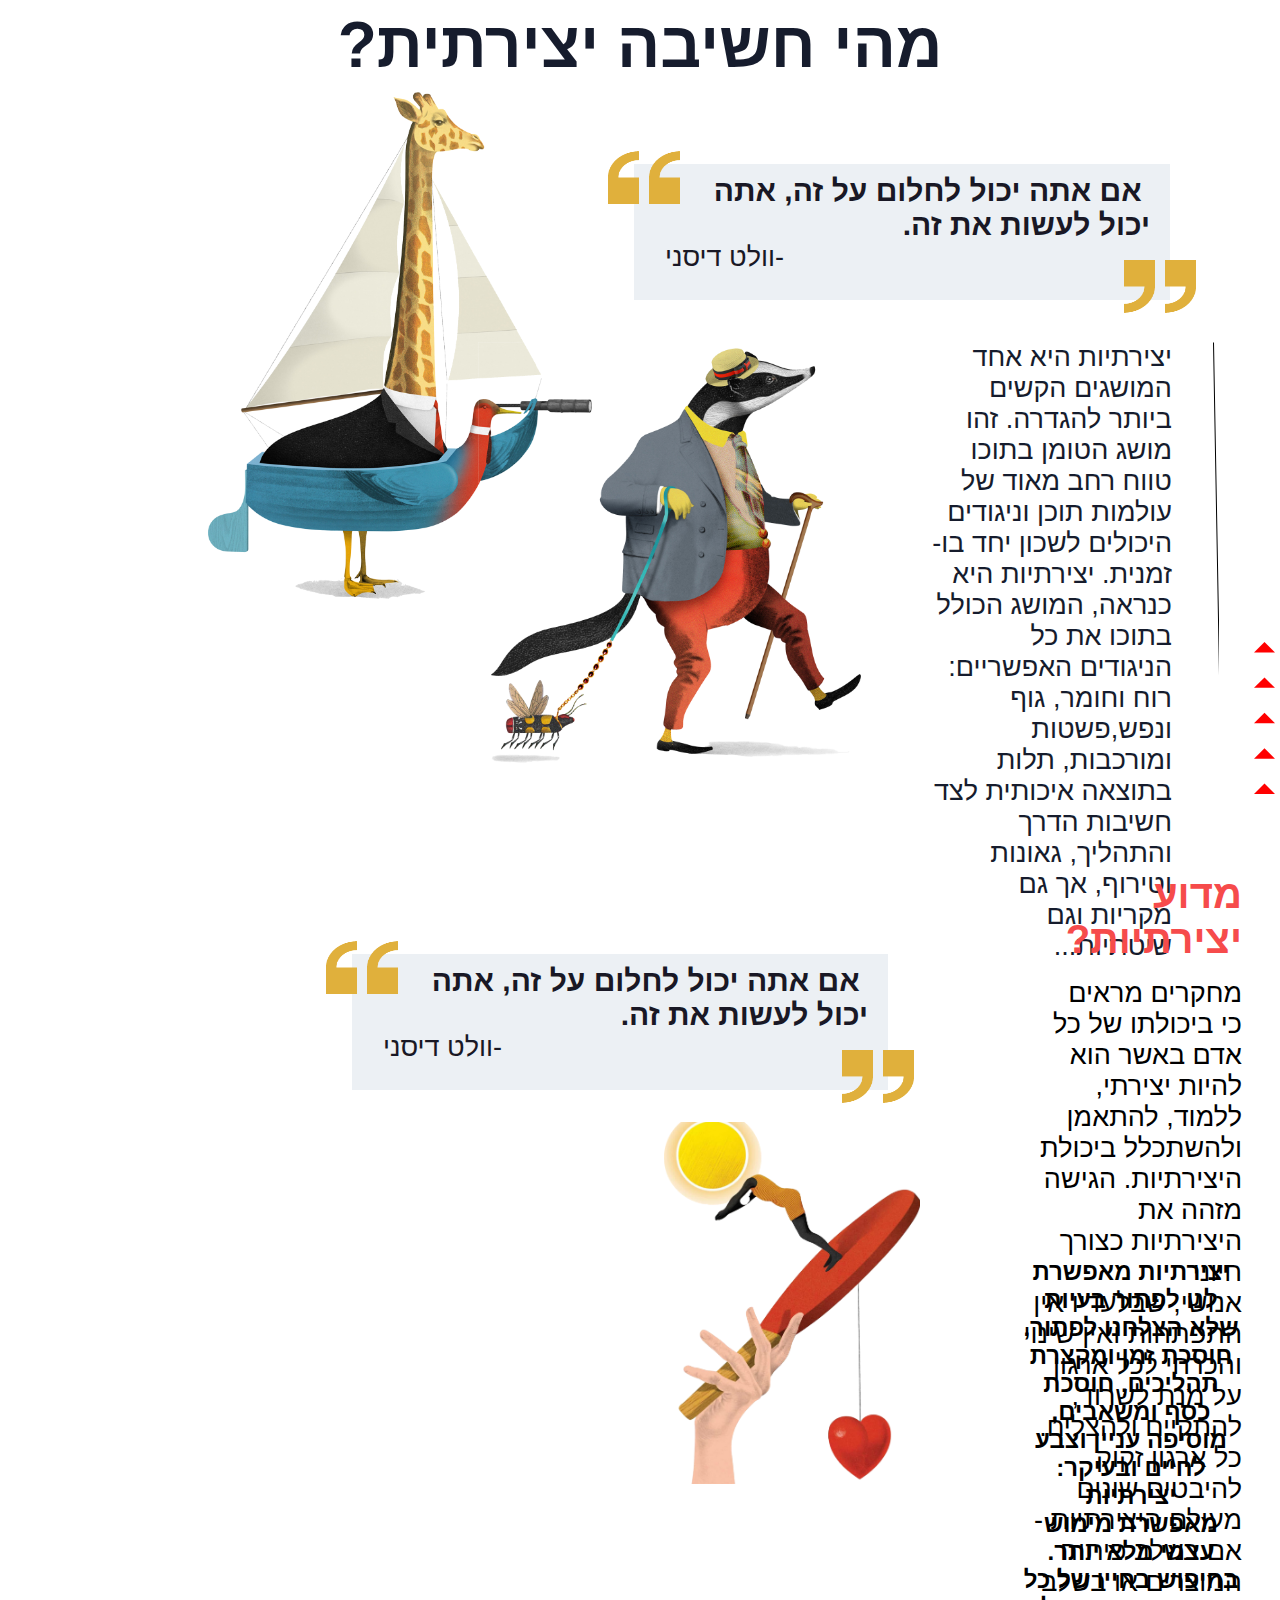
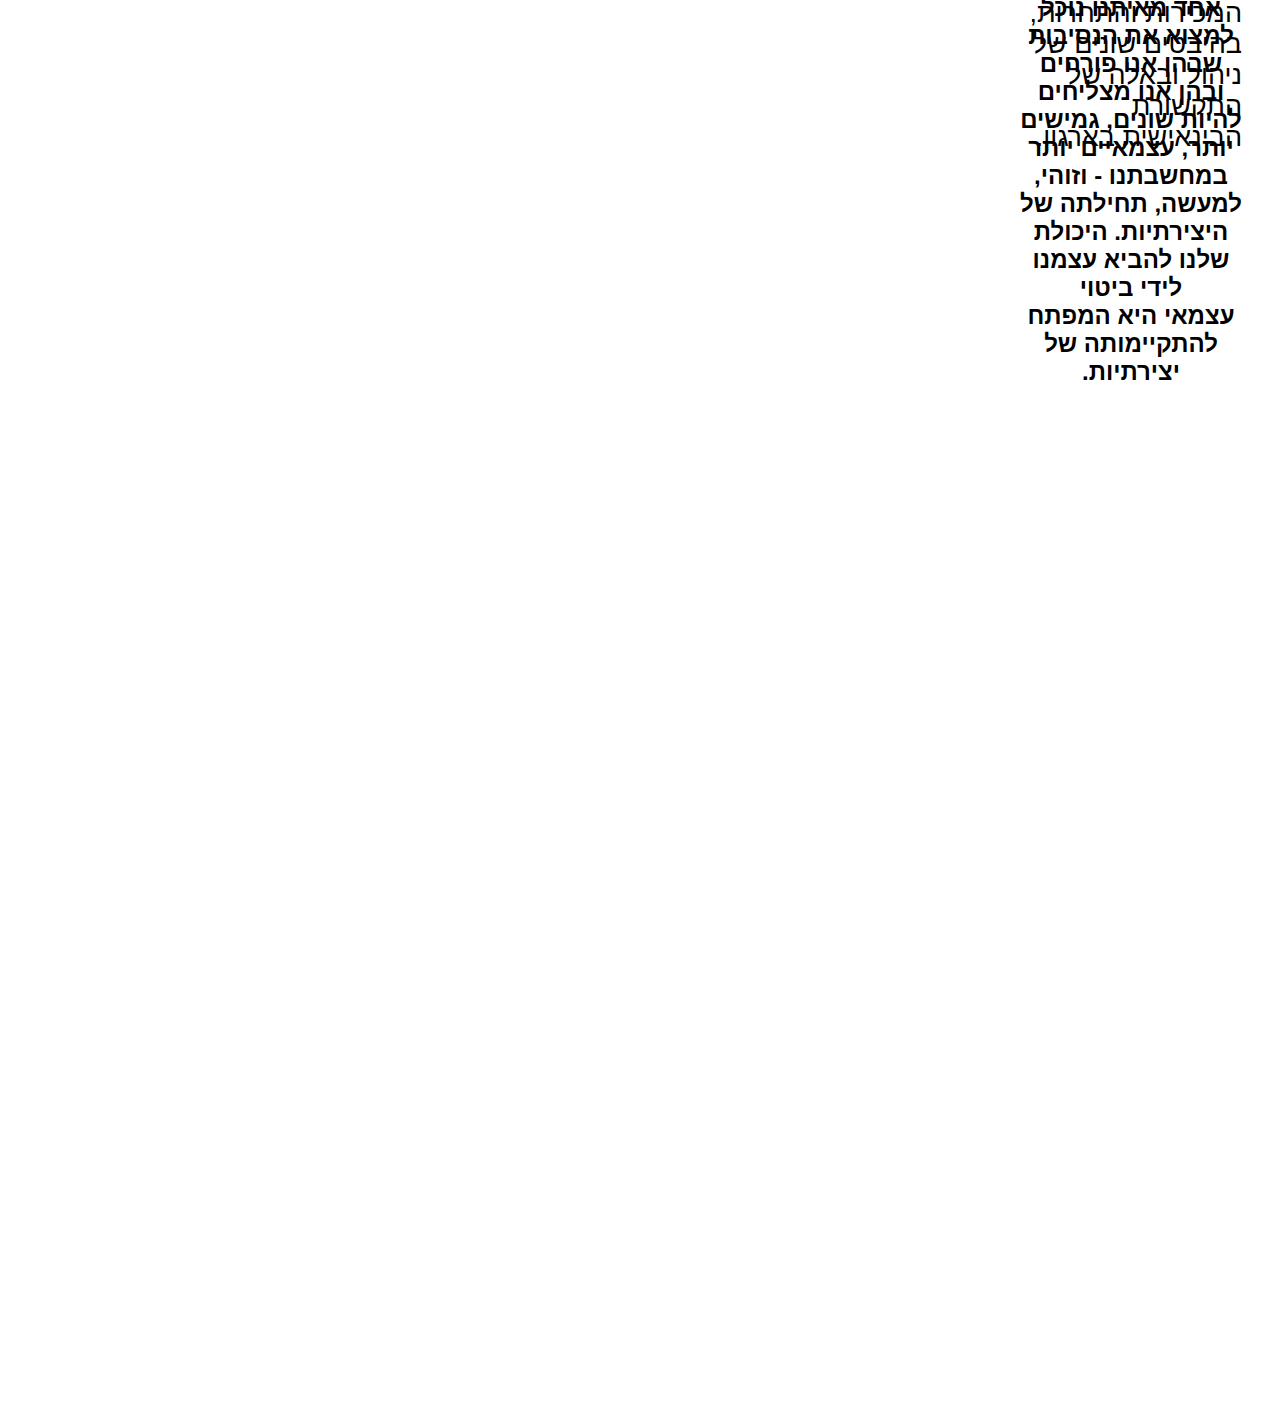
<file: html-css-course/creative.html>
<!DOCTYPE html>
<html>
  <head>
    <title>חשיבה יצירתית</title>
    <link rel="stylesheet" href="creative.css">
    <meta name="viewport" content="width=device-width,initial-scale=1">

  </head>
  <body style="height: 3000px;">
    <div class="creative-mindset123"> 
    <div class="creative-mindset-h1">מהי חשיבה יצירתית?</div>

    <div class="quote-1"> 
      <div class="full-quote">
        <div class="white-rect-quotes">
          <div class="gray-rect-quotes">
            <div class="quote-paragraph">  אם אתה יכול לחלום על זה, אתה יכול לעשות את זה. </div>
            <div class="quote-person">-וולט דיסני</div>
          </div>
          <img class="upper-left-quotes" src="src/quetos.png" alt="quotes">
          <img class="lower-right-quotes" src="src/quetos.png" alt="quotes">
        </div>
      </div>

    </div>

      
<div class="creative-page"> 
  <svg class="green-creative-background" width="100%" height="2288" viewBox="0 0 1440 2288" fill="none" xmlns="http://www.w3.org/2000/svg">
    <g opacity="0.1" clip-path="url(#clip0_15_4651)">
    <path d="M-523.369 709.684C-510.459 689.924 -263.962 451.205 30.4051 335.232C294.395 231.389 601.065 313.554 717.47 665.203C842.157 1042.02 1052.43 1258.83 1272.24 1380.72C1489.35 1500.82 1725.27 1484.24 1853.38 1453.47C2130.72 1387.41 2201.14 1647.21 1928.25 1817.38C1800.9 1896.17 1698.69 1857.93 1559.27 1751.91C1413.55 1641.1 1236.94 1436.62 913.86 1235.31C602.101 1041.35 193.829 883.596 -112.55 875.793C-438.735 867.619 -637.121 881.091 -523.369 709.684Z" fill="#A2C205"/>
    </g>
    <defs>
    <clipPath id="clip0_15_4651">
    <rect width="2699.56" height="958.638" fill="white" transform="translate(-54.8105) rotate(33.4342)"/>
    </clipPath>
    </defs>
    </svg>
    <svg class="blue-circle-backround" width="107" height="109" viewBox="0 0 107 109" fill="none" xmlns="http://www.w3.org/2000/svg">
      <path fill-rule="evenodd" clip-rule="evenodd" d="M70.5034 104H70.4898C69.9123 104 69.4058 104.229 68.9841 104.558C68.9028 104.623 68.8012 104.66 68.7283 104.733C68.3235 105.14 68.0898 105.697 68.039 106.304C68.0339 106.372 68 106.431 68 106.501C68 106.81 68.0728 107.098 68.1762 107.37C68.21 107.458 68.2524 107.534 68.2947 107.617C68.3862 107.795 68.4963 107.96 68.6284 108.111C68.6927 108.186 68.7503 108.262 68.8232 108.328C69.023 108.51 69.2432 108.669 69.4939 108.779H69.4956C69.8056 108.917 70.1443 109 70.5034 109C71.6162 109 72.5257 108.26 72.8493 107.251C72.9356 107.02 72.9949 106.779 72.9966 106.514C72.9966 106.509 73 106.506 73 106.501C73 105.118 71.8821 104 70.5034 104ZM105.43 74.1883C105.188 74.0865 104.918 74.0475 104.642 74.0288C104.593 74.0271 104.554 74 104.503 74H104.49C103.111 74 102 75.1194 102 76.5017C102 76.8375 102.071 77.1547 102.191 77.443C102.276 77.6499 102.415 77.8161 102.545 77.9908C102.6 78.057 102.63 78.1384 102.688 78.1995C103.103 78.6404 103.675 78.9118 104.315 78.9627C104.319 78.9627 104.322 78.9644 104.326 78.9661V78.9644C104.387 78.9695 104.441 79 104.503 79C105.882 79 107 77.8806 107 76.5017C107 75.4501 106.348 74.558 105.43 74.1883ZM19.5034 30H19.4898C18.1111 30 17 31.1194 17 32.5C17 33.8789 18.1247 35 19.5034 35C20.8804 35 22 33.8789 22 32.5C22 31.1194 20.8804 30 19.5034 30ZM19.5034 89H19.4898C18.1111 89 17 90.1181 17 91.5008C17 92.8802 18.1247 94 19.5034 94C20.8804 94 22 92.8802 22 91.5008C22 90.1181 20.8804 89 19.5034 89ZM36.5034 50C37.8821 50 39 48.8789 39 47.5C39 46.1177 37.8821 45 36.5034 45H36.4915C35.1111 45 34 46.1177 34 47.5C34 48.8789 35.1247 50 36.5034 50ZM19.5034 15H19.4898C18.1111 15 17 16.1194 17 17.5C17 18.8806 18.1247 20 19.5034 20C20.8804 20 22 18.8806 22 17.5C22 16.1194 20.8804 15 19.5034 15ZM19.5034 59H19.4898C18.1111 59 17 60.1194 17 61.5C17 62.8806 18.1247 64 19.5034 64C20.8804 64 22 62.8806 22 61.5C22 60.1194 20.8804 59 19.5034 59ZM19.5034 74H19.4898C18.1111 74 17 75.1194 17 76.5017C17 77.8806 18.1247 79 19.5034 79C20.8804 79 22 77.8806 22 76.5017C22 75.1194 20.8804 74 19.5034 74ZM36.5034 20C37.8821 20 39 18.8806 39 17.5C39 16.1194 37.8821 15 36.5034 15H36.4915C35.1111 15 34 16.1194 34 17.5C34 18.8806 35.1247 20 36.5034 20ZM36.5034 35C37.8821 35 39 33.8789 39 32.5C39 31.1194 37.8821 30 36.5034 30H36.4915C35.1111 30 34 31.1194 34 32.5C34 33.8789 35.1247 35 36.5034 35ZM36.5034 5C37.8821 5 39 3.8806 39 2.5C39 1.1194 37.8821 0 36.5034 0H36.4915C35.1111 0 34 1.1194 34 2.5C34 3.8806 35.1247 5 36.5034 5ZM19.5034 45H19.4898C18.1111 45 17 46.1177 17 47.5C17 48.8789 18.1247 50 19.5034 50C20.8804 50 22 48.8789 22 47.5C22 46.1177 20.8804 45 19.5034 45ZM2.50508 59H2.48984C1.11111 59 0 60.1194 0 61.5C0 62.8806 1.12636 64 2.50508 64C3.88381 64 5 62.8806 5 61.5C5 60.1194 3.88381 59 2.50508 59ZM2.50508 45H2.48984C1.11111 45 0 46.1177 0 47.5C0 48.8789 1.12636 50 2.50508 50C3.88381 50 5 48.8789 5 47.5C5 46.1177 3.88381 45 2.50508 45ZM2.50424 74H2.48899C2.17553 74 1.88241 74.0712 1.60962 74.1798C1.47069 74.2324 1.35547 74.3172 1.23009 74.3935C1.12504 74.4596 1.0183 74.519 0.923416 74.6021C0.759065 74.7361 0.630295 74.8921 0.504914 75.0651C0.481193 75.1007 0.457472 75.133 0.433751 75.172C0.298204 75.3823 0.198238 75.6028 0.130464 75.8504L0.12877 75.8521V75.8538C0.0711623 76.0641 0 76.271 0 76.5017C0 77.4854 0.584548 78.3182 1.41308 78.7252V78.7269H1.41477C1.74517 78.8881 2.10098 78.9949 2.49068 78.9966C2.49576 78.9966 2.49915 79 2.50424 79C3.88343 79 5 77.8806 5 76.5017C5 76.1557 4.93053 75.8267 4.80346 75.5282C4.42562 74.6309 3.53778 74 2.50424 74ZM87.5034 45H87.4898C86.1111 45 85 46.1177 85 47.5C85 48.8789 86.1247 50 87.5034 50C88.8821 50 90 48.8789 90 47.5C90 46.1177 88.8821 45 87.5034 45ZM2.50424 30H2.48899C2.20434 30 1.94171 30.0628 1.69434 30.1611C1.46899 30.2391 1.27245 30.3562 1.08268 30.4919C1.08099 30.4919 1.08099 30.4919 1.0793 30.4936C0.440529 30.9464 0 31.6554 0 32.5C0 32.6069 0.0474415 32.6967 0.0609963 32.8019H0.0593019C0.0593019 32.8053 0.0609963 32.807 0.0626906 32.8087C0.14063 33.4176 0.413419 33.9552 0.848865 34.3453C0.908167 34.3996 0.982718 34.4301 1.04541 34.4776C1.21654 34.6031 1.38089 34.7337 1.58251 34.8134C1.86547 34.9305 2.17384 35 2.50424 35C3.53778 35 4.42562 34.3708 4.80346 33.4718C4.93053 33.1733 5 32.8443 5 32.5C5 32.1557 4.93053 31.8267 4.80346 31.5282C4.42562 30.6292 3.53778 30 2.50424 30ZM87.5034 59H87.4898C86.1111 59 85 60.1194 85 61.5C85 62.8806 86.1247 64 87.5034 64C88.8821 64 90 62.8806 90 61.5C90 60.1194 88.8821 59 87.5034 59ZM87.5034 30H87.4898C86.1111 30 85 31.1194 85 32.5C85 33.8789 86.1247 35 87.5034 35C88.8821 35 90 33.8789 90 32.5C90 31.1194 88.8821 30 87.5034 30ZM87.5034 89H87.4898C86.1111 89 85 90.1181 85 91.5008C85 92.8802 86.1247 94 87.5034 94C88.8821 94 90 92.8802 90 91.5008C90 90.1181 88.8821 89 87.5034 89ZM87.5034 74H87.4898C86.1111 74 85 75.1194 85 76.5017C85 77.8806 86.1247 79 87.5034 79C88.8821 79 90 77.8806 90 76.5017C90 75.1194 88.8821 74 87.5034 74ZM70.5042 5C71.8825 5 73 3.8806 73 2.5C73 2.5 72.9983 2.4983 72.9983 2.49661C72.9983 2.09125 72.8798 1.7232 72.7071 1.38399C72.6901 1.35176 72.6681 1.32802 72.6495 1.29749C72.4683 0.976934 72.2211 0.710651 71.9214 0.496947H71.9197C71.5117 0.20692 71.041 0 70.5042 0H70.4907C69.1124 0 68 1.1194 68 2.5C68 3.8806 69.126 5 70.5042 5ZM87.5034 15H87.4898C86.1111 15 85 16.1194 85 17.5C85 18.8806 86.1247 20 87.5034 20C88.8821 20 90 18.8806 90 17.5C90 16.1194 88.8821 15 87.5034 15ZM70.5034 30H70.4898C69.1111 30 68 31.1194 68 32.5C68 33.8789 69.1247 35 70.5034 35C71.8821 35 73 33.8789 73 32.5C73 31.1194 71.8821 30 70.5034 30ZM70.5034 74H70.4898C69.1111 74 68 75.1194 68 76.5017C68 77.8806 69.1247 79 70.5034 79C71.8821 79 73 77.8806 73 76.5017C73 75.1194 71.8821 74 70.5034 74ZM70.5034 59H70.4898C69.1111 59 68 60.1194 68 61.5C68 62.8806 69.1247 64 70.5034 64C71.8821 64 73 62.8806 73 61.5C73 60.1194 71.8821 59 70.5034 59ZM70.5034 45H70.4898C69.1111 45 68 46.1177 68 47.5C68 48.8789 69.1247 50 70.5034 50C71.8821 50 73 48.8789 73 47.5C73 46.1177 71.8821 45 70.5034 45ZM70.5034 89H70.4898C69.1111 89 68 90.1181 68 91.5008C68 92.8802 69.1247 94 70.5034 94C71.8821 94 73 92.8802 73 91.5008C73 90.1181 71.8821 89 70.5034 89ZM36.5034 64C37.8821 64 39 62.8806 39 61.5C39 60.1194 37.8821 59 36.5034 59H36.4915C35.1111 59 34 60.1194 34 61.5C34 62.8806 35.1247 64 36.5034 64ZM38.2683 104.733C38.1938 104.658 38.0921 104.621 38.0091 104.558C37.5874 104.229 37.081 104 36.5034 104H36.4898C35.1111 104 34 105.118 34 106.501C34 107.18 34.2761 107.79 34.7165 108.242C34.7182 108.243 34.7182 108.245 34.7199 108.245C35.1738 108.71 35.8039 109 36.5034 109C36.6355 109 36.749 108.946 36.876 108.925C36.8777 108.925 36.8794 108.924 36.8811 108.924C37.4705 108.832 37.9854 108.561 38.3598 108.131C38.4207 108.065 38.4563 107.984 38.5088 107.911C38.6223 107.75 38.7425 107.597 38.8171 107.412C38.9289 107.135 38.9949 106.833 38.9966 106.511C38.9966 106.508 39 106.506 39 106.501C39 105.866 38.7442 105.303 38.3564 104.862C38.3208 104.821 38.3056 104.769 38.2683 104.733ZM103.53 34.8033C103.83 34.9305 104.159 35 104.504 35C104.869 35 105.209 34.9135 105.521 34.7728C105.531 34.7677 105.538 34.7592 105.548 34.7542C105.853 34.6117 106.116 34.4117 106.338 34.1641C106.741 33.7216 107 33.1451 107 32.5008C107 31.1207 105.882 30 104.504 30H104.491C103.111 30 102 31.1207 102 32.5008C102 33.5351 102.632 34.4235 103.53 34.8033ZM104.504 50C105.882 50 107 48.8789 107 47.5C107 46.1177 105.882 45 104.504 45H104.491C103.111 45 102 46.1177 102 47.5C102 48.8789 103.123 50 104.504 50ZM104.504 64C105.882 64 107 62.8806 107 61.5C107 60.1194 105.882 59 104.504 59H104.491C103.111 59 102 60.1194 102 61.5C102 62.8806 103.123 64 104.504 64ZM53.5034 30H53.4915C52.1128 30 51 31.1194 51 32.5C51 33.8789 52.1247 35 53.5034 35C54.8821 35 56 33.8789 56 32.5C56 31.1194 54.8821 30 53.5034 30ZM53.5034 15H53.4915C52.1128 15 51 16.1194 51 17.5C51 18.8806 52.1247 20 53.5034 20C54.8821 20 56 18.8806 56 17.5C56 16.1194 54.8821 15 53.5034 15ZM53.5034 0H53.4915C52.1128 0 51 1.1194 51 2.5C51 3.8806 52.1247 5 53.5034 5C54.8821 5 56 3.8806 56 2.5C56 1.1194 54.8821 0 53.5034 0ZM36.5034 94C37.8821 94 39 92.8802 39 91.5008C39 90.1181 37.8821 89 36.5034 89H36.4915C35.1111 89 34 90.1181 34 91.5008C34 92.8802 35.1247 94 36.5034 94ZM36.5034 79C37.8821 79 39 77.8806 39 76.5017C39 75.1194 37.8821 74 36.5034 74H36.4915C35.1111 74 34 75.1194 34 76.5017C34 77.8806 35.1247 79 36.5034 79ZM53.5034 45H53.4915C52.1128 45 51 46.1177 51 47.5C51 48.8789 52.1247 50 53.5034 50C54.8821 50 56 48.8789 56 47.5C56 46.1177 54.8821 45 53.5034 45ZM70.5034 15H70.4898C69.1111 15 68 16.1194 68 17.5C68 18.8806 69.1247 20 70.5034 20C71.8821 20 73 18.8806 73 17.5C73 16.1194 71.8821 15 70.5034 15ZM53.5034 89H53.4915C52.1128 89 51 90.1181 51 91.5008C51 92.8802 52.1247 94 53.5034 94C54.8821 94 56 92.8802 56 91.5008C56 90.1181 54.8821 89 53.5034 89ZM53.5034 104H53.4915C52.1128 104 51 105.12 51 106.501C51 107.882 52.1247 109 53.5034 109C54.8821 109 56 107.882 56 106.501C56 105.12 54.8821 104 53.5034 104ZM53.5034 74H53.4915C52.1128 74 51 75.1194 51 76.5017C51 77.8806 52.1247 79 53.5034 79C54.8821 79 56 77.8806 56 76.5017C56 75.1194 54.8821 74 53.5034 74ZM53.5034 59H53.4915C52.1128 59 51 60.1194 51 61.5C51 62.8806 52.1247 64 53.5034 64C54.8821 64 56 62.8806 56 61.5C56 60.1194 54.8821 59 53.5034 59Z" fill="#473BF0"/>
      </svg>
      
      <svg class="arrow-vector"  width="65" height="170" viewBox="0 0 65 170" fill="none" xmlns="http://www.w3.org/2000/svg">
        <g clip-path="url(#clip0_15_4653)">
        <path d="M44.0254 169.244L65 169.244L54.5127 158.8L44.0254 169.244Z" fill="#FF0000"/>
        <path d="M44.0254 133.853L65 133.853L54.5127 123.409L44.0254 133.853Z" fill="#FF0000"/>
        <path d="M44.0254 98.4465L65 98.4465L54.5127 88.0027L44.0254 98.4465Z" fill="#FF0000"/>
        <path d="M44.0254 63.0552L65 63.0552L54.5127 52.6114L44.0254 63.0552Z" fill="#FF0000"/>
        <path d="M44.0254 27.6638L65 27.6638L54.5127 17.2049L44.0254 27.6638Z" fill="#FF0000"/>
        <path d="M0.000263214 152.039L20.9749 152.039L10.4876 141.595L0.000263214 152.039Z" fill="#FF0000"/>
        <path d="M1.90735e-05 116.632L20.9746 116.632L10.4873 106.189L1.90735e-05 116.632Z" fill="#FF0000"/>
        <path d="M1.90735e-05 81.2412L20.9746 81.2412L10.4873 70.7974L1.90735e-05 81.2412Z" fill="#FF0000"/>
        <path d="M1.90735e-05 45.8499L20.9746 45.8499L10.4873 35.406L1.90735e-05 45.8499Z" fill="#FF0000"/>
        <path d="M1.90735e-05 10.4436L20.9746 10.4436L10.4873 -0.000212584L1.90735e-05 10.4436Z" fill="#FF0000"/>
        </g>
        <defs>
        <clipPath id="clip0_15_4653">
        <rect width="65" height="169.244" fill="white" transform="translate(65 169.244) rotate(180)"/>
        </clipPath>
        </defs>
        </svg>
      
<div class="first-part-creativty">
  
  <div class="secend-coulmn"> 
    <img class="img-giraffe" src="src/bret_rdyer_beck_greener-1.png" alt="badger">

    </div>
    


      <div class="first-coulmn">
        <svg class="line-creativity-para1" width="6" height="750" viewBox="0 0 6 750" fill="none" xmlns="http://www.w3.org/2000/svg">
          <path  d="M0.5 0.5L14 749.5" stroke="black"/>
          </svg>
        <div class="first-row-creativty">
          <img class="img-boesh" src="src/brett_ryder_fenwick_badger.png" alt="badger">

          <div class="creative-mindset-para1">יצירתיות היא אחד המושגים הקשים ביותר להגדרה. זהו מושג הטומן בתוכו טווח רחב מאוד של עולמות תוכן וניגודים היכולים לשכון יחד בו-זמנית.
            יצירתיות היא כנראה, המושג הכולל בתוכו את כל הניגודים האפשריים:
            רוח וחומר, גוף ונפש,פשטות ומורכבות, תלות בתוצאה איכותית לצד חשיבות הדרך והתהליך, גאונות וטירוף, אך גם מקריות וגם שיטתיות...</div>
        </div> 

  
        <div class="last-row-creativty">
          <!-- <img class="img-dove" src="src/brett_ryder_new_scientist_happiness.png" alt="dove"> -->


              
        </div>
      
    </div>
  </div>
    

    <div class="coulmn1-part2"> 
      <div class="coulmn2-part2">
        <div class="quote-2">
          <div class="quote-1"> 
            <div class="full-quote">
              <div class="white-rect-quotes">
                <div class="gray-rect-quotes">
                  <div class="quote-paragraph">  אם אתה יכול לחלום על זה, אתה יכול לעשות את זה. </div>
                  <div class="quote-person">-וולט דיסני</div>
                </div>
                <img class="upper-left-quotes" src="src/quetos.png" alt="quotes">
                <img class="lower-right-quotes" src="src/quetos.png" alt="quotes">
              </div>
            </div>
      
          </div>
        </div>
        
          <img class="img-sun-matka" src="src/sun-matka.png" alt="sun-matka">
      
         </div>

      <div class="paragraph2">
        <div class="What-Creativity-h1">מדוע יצירתיות?
        </div>
        <div class="paragraph-what-creativity">מחקרים מראים כי ביכולתו של כל אדם באשר הוא להיות יצירתי, ללמוד, להתאמן ולהשתכלל ביכולת היצירתיות. הגישה מזהה את היצירתיות כצורך חיוני אנושי, שבלעדיו אין התפתחות ואין שינוי והכרחי לכל ארגון על מנת לשרוד, להתקיים ולהצליח. 
          כל ארגון זקוק להיבטים שונים מעולם היצירתיות - אם בשלב פיתוח המוצרים או בשלב המכירות והתחרות, בהיבטים שונים של ניהול ובאלה של התקשורת הבינאישית בארגון. </div>
        <div class="paragraph-what-creativity-bold">יצירתיות מאפשרת לנו לפתור בעיות שלא הצלחנו לפתור, חוסכת זמן ומקצרת תהליכים, חוסכת כסף ומשאבים, מוסיפה עניין וצבע לחיים ובעיקר: יצירתיות מאפשרת מימוש עצמי מלא יותר.
          בחיפוש בחייו של כל אחד מאיתנו נוכל למצוא את הנסיבות שבהן אנו פורחים ובהן אנו מצליחים להיות שונים, גמישים יותר, עצמאיים יותר במחשבתנו - וזוהי, למעשה, תחילתה של היצירתיות.
          היכולת שלנו להביא עצמנו לידי ביטוי עצמאי היא המפתח להתקיימותה של יצירתיות. </div>
      </div>

      
    </div>
  </div>
</div>
  </body>

</html>
</file>
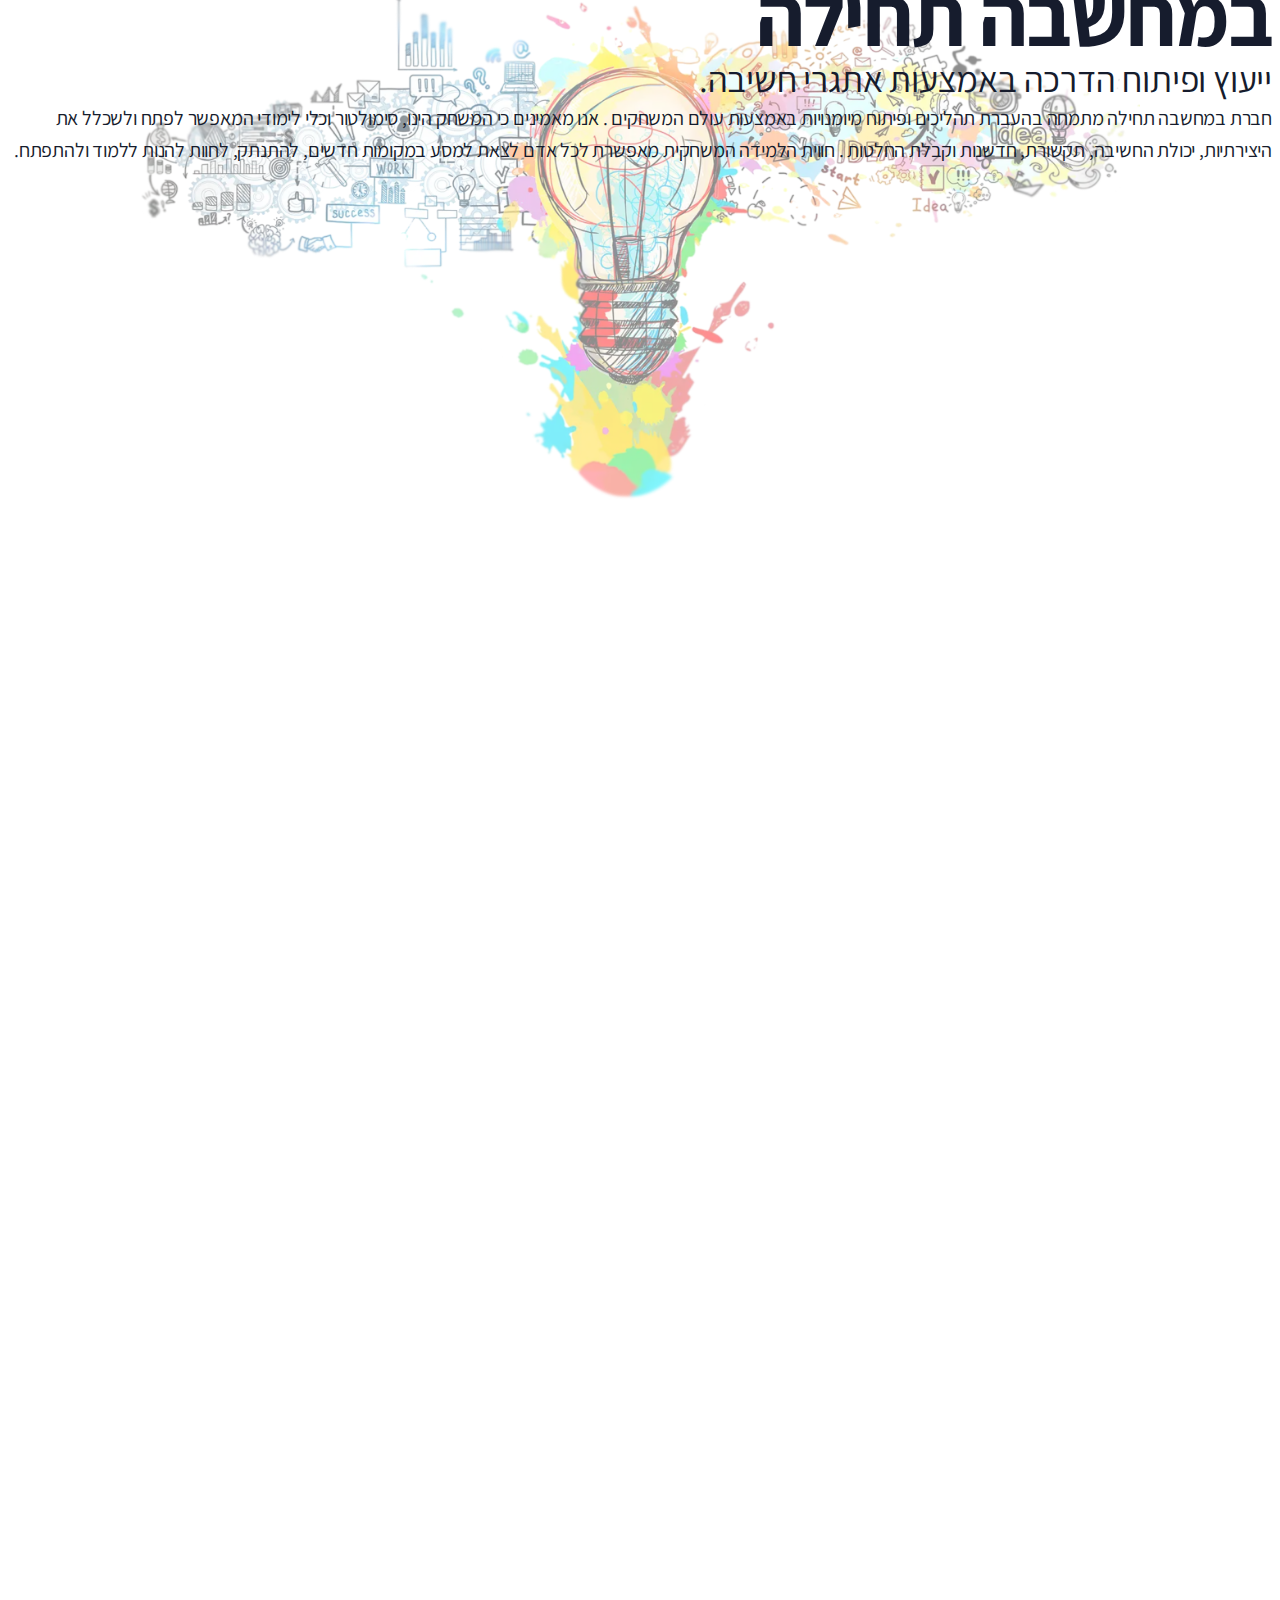
<file: html-css-course/introduction.html>
<!DOCTYPE html>
<html>
  <head>
    <title>introduction</title>
    <link rel="stylesheet" href="introduction.css">
  </head>

  <body style="padding-bottom: 6464px;">

    <div class="creative-lamp-container">
    <img class="creative-lamp" src="src/creative-lamp.png" alt="creative-lamp">
    
  </div>
    <div class="introduction-text">
      <p class="Gefen-Header">
        מאושר ע”י תוכנית גפן
      </p>
      <p class="Bemahshava-Header">
        במחשבה תחילה
      </p>
      <p class="Yeutz-SubHeader">
        ייעוץ ופיתוח הדרכה באמצעות אתגרי חשיבה.
      </p>
      <div class="big-para">
      <p class="description-Bemashava">
        חברת במחשבה תחילה מתמחה בהעברת תהליכים ופיתוח מיומנויות באמצעות עולם המשחקים . אנו מאמינים כי המשחק הינו, סימולטור וכלי לימודי המאפשר לפתח ולשכלל את היצירתיות, יכולת החשיבה, תקשורת, חדשנות וקבלת החלטות . חווית הלמידה המשחקית מאפשרת לכל אדם לצאת למסע במקומות חדשים, להתנתק, לחוות להנות ללמוד ולהתפתח.
      </p>
    </div>
    </div>
    </div>
  </body>
</html>
</file>
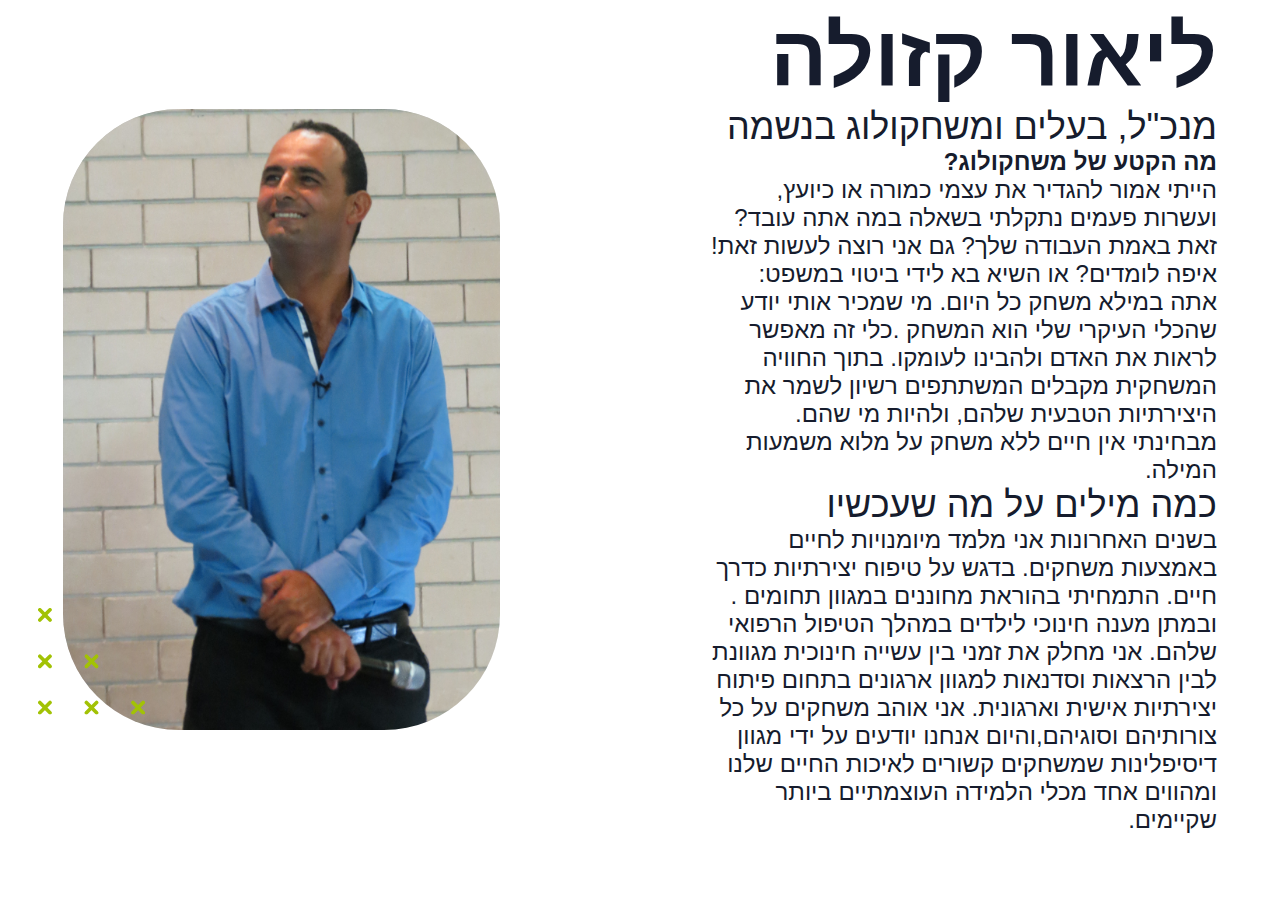
<file: html-css-course/lior.html>
<!DOCTYPE html>
<html>
  <head>
    <title>introduction</title>
    <link rel="stylesheet" href="lior.css">
  </head>
  
  <body>
    <div class="Lior-page">

        

    <div class="Lior-Text">
      <div class="Lior-Header">ליאור קזולה </div>
      <div class="Lior-subHeader">מנכ"ל, בעלים ומשחקולוג בנשמה </div>
      <div class="Lior-littleh1"> מה הקטע של משחקולוג?</div>
      <div class="Lior-para1"> הייתי אמור להגדיר את עצמי כמורה או כיועץ, ועשרות פעמים נתקלתי בשאלה במה אתה עובד? זאת באמת העבודה שלך? גם אני רוצה לעשות זאת! איפה לומדים? או השיא בא לידי ביטוי במשפט: אתה במילא משחק כל היום.
        מי שמכיר אותי יודע שהכלי העיקרי שלי הוא המשחק .כלי זה מאפשר לראות את האדם ולהבינו לעומקו. בתוך החוויה המשחקית מקבלים המשתתפים רשיון לשמר את היצירתיות הטבעית שלהם, ולהיות מי שהם.  מבחינתי אין חיים ללא משחק על מלוא משמעות המילה.</div>
      <div class="Lior-littleh2"> כמה מילים על מה שעכשיו
      </div>
      <div class="Lior-para2">בשנים האחרונות אני מלמד מיומנויות לחיים באמצעות משחקים.
        בדגש על טיפוח יצירתיות כדרך חיים.
        התמחיתי בהוראת מחוננים במגוון תחומים .
        ובמתן מענה חינוכי לילדים במהלך הטיפול הרפואי שלהם.
        אני מחלק את זמני בין עשייה חינוכית מגוונת  לבין הרצאות וסדנאות  למגוון ארגונים בתחום פיתוח יצירתיות אישית וארגונית.
        אני אוהב משחקים על כל צורותיהם וסוגיהם,והיום אנחנו יודעים על ידי מגוון דיסיפלינות שמשחקים קשורים לאיכות החיים שלנו ומהווים אחד מכלי הלמידה העוצמתיים ביותר שקיימים.</div>
    </div>
      <div>  
        <svg class="green-tringales" width="107" height="107" viewBox="0 0 107 107" fill="none" xmlns="http://www.w3.org/2000/svg">
          <g clip-path="url(#clip0_9_429)">
          <path d="M12.0264 1.82001L1.81995 12.0264" stroke="#A2C205" stroke-width="3.63995" stroke-linecap="round" stroke-linejoin="round"/>
          <path d="M1.81995 1.82001L12.0264 12.0264" stroke="#A2C205" stroke-width="3.63995" stroke-linecap="round" stroke-linejoin="round"/>
          <path d="M12.0264 48.1638L1.81995 58.3847" stroke="#A2C205" stroke-width="3.63995" stroke-linecap="round" stroke-linejoin="round"/>
          <path d="M1.81995 48.1638L12.0264 58.3847" stroke="#A2C205" stroke-width="3.63995" stroke-linecap="round" stroke-linejoin="round"/>
          <path d="M12.0264 94.5223L1.81995 104.729" stroke="#A2C205" stroke-width="3.63995" stroke-linecap="round" stroke-linejoin="round"/>
          <path d="M1.81995 94.5223L12.0264 104.729" stroke="#A2C205" stroke-width="3.63995" stroke-linecap="round" stroke-linejoin="round"/>
          <path d="M58.6036 48.1638L48.3972 58.3847" stroke="#A2C205" stroke-width="3.63995" stroke-linecap="round" stroke-linejoin="round"/>
          <path d="M48.3972 48.1638L58.6036 58.3847" stroke="#A2C205" stroke-width="3.63995" stroke-linecap="round" stroke-linejoin="round"/>
          <path d="M58.6036 94.5223L48.3972 104.729" stroke="#A2C205" stroke-width="3.63995" stroke-linecap="round" stroke-linejoin="round"/>
          <path d="M48.3972 94.5223L58.6036 104.729" stroke="#A2C205" stroke-width="3.63995" stroke-linecap="round" stroke-linejoin="round"/>
          <path d="M105.18 94.5223L94.9736 104.729" stroke="#A2C205" stroke-width="3.63995" stroke-linecap="round" stroke-linejoin="round"/>
          <path d="M94.9736 94.5223L105.18 104.729" stroke="#A2C205" stroke-width="3.63995" stroke-linecap="round" stroke-linejoin="round"/>
          </g>
          <defs>
          <clipPath id="clip0_9_429">
          <rect width="107" height="106.549" fill="white"/>
          </clipPath>
          </defs>
          </svg>
        <img class="Lior-img" src="src/lior-kazula.jpg" alt="lior-kazula">
    </div>
    </div>
    
  </body>
  
</html>
</file>
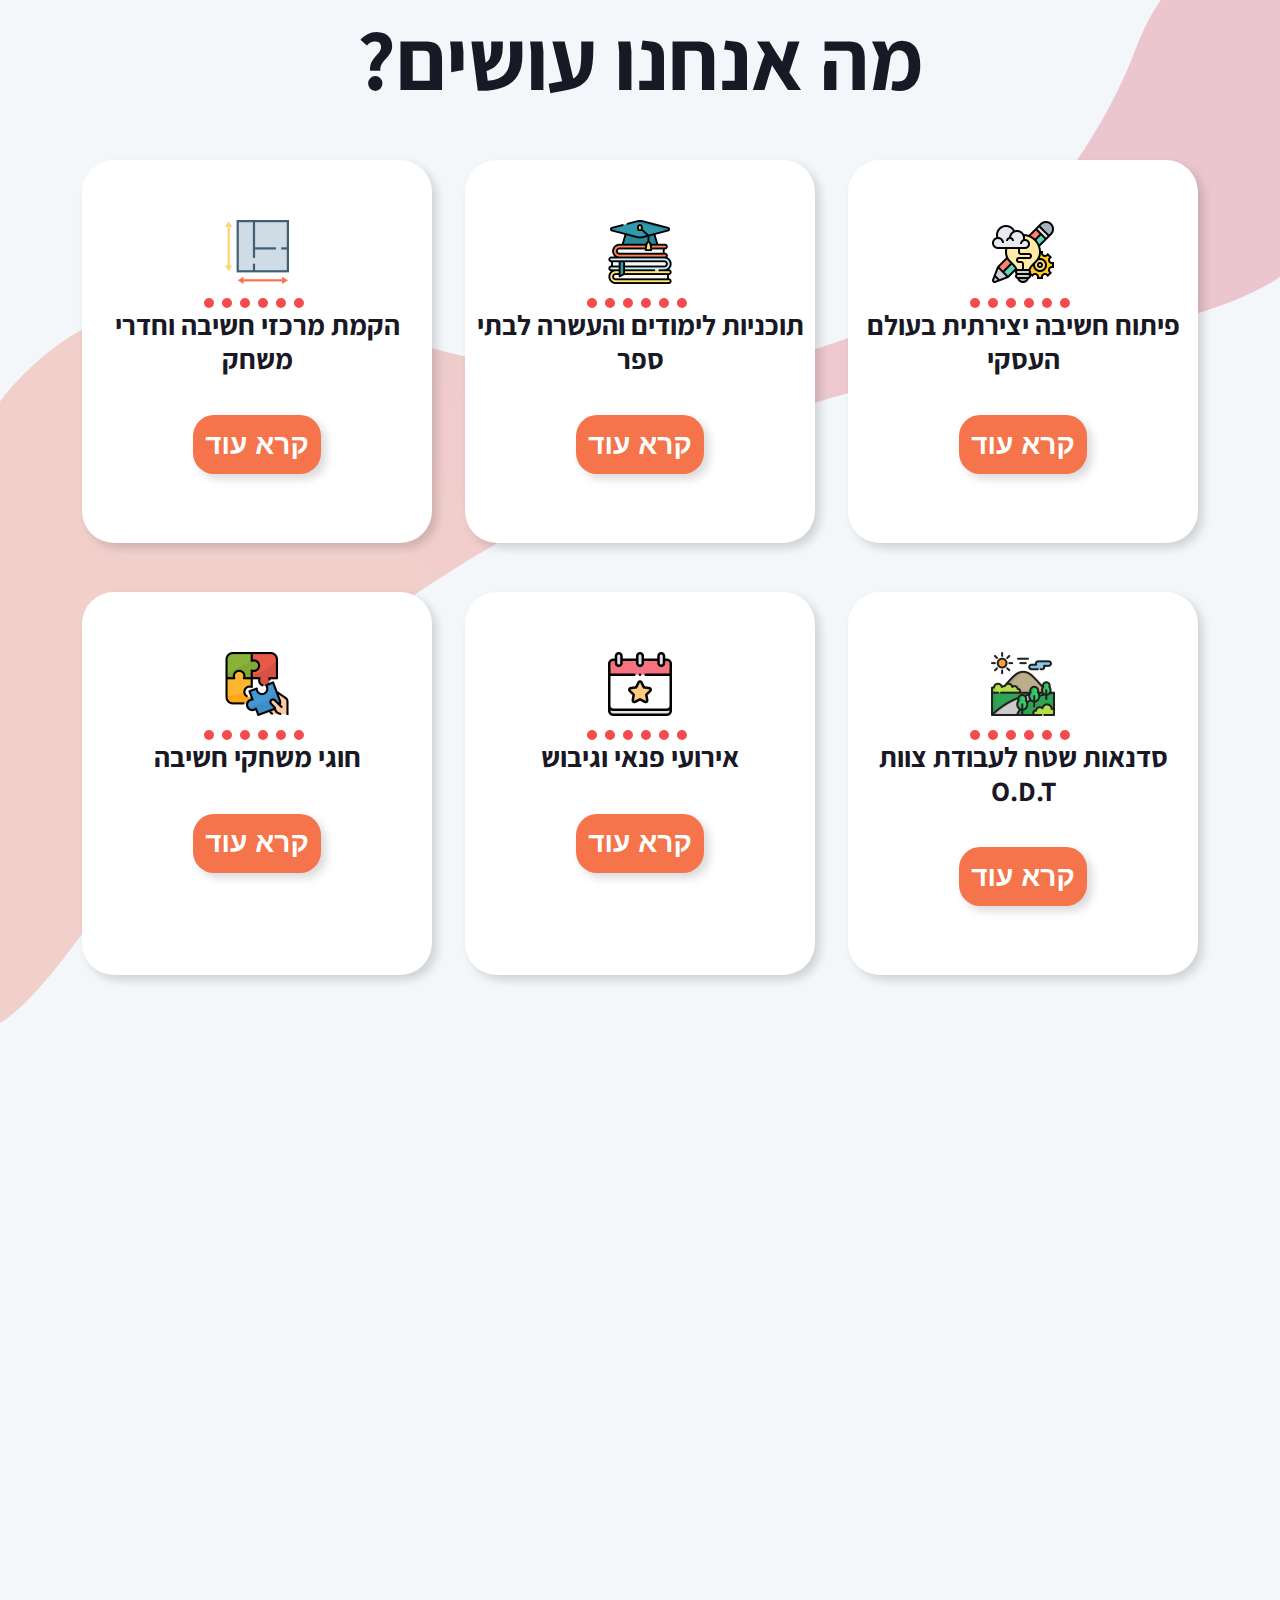
<file: html-css-course/WhatWeDo.html>
<!DOCTYPE html>
<html>
  <head>
    <title>מה אנחנו עושים?</title>
    <link rel="stylesheet" href="WhatWeDo.css">
  </head>
  <body style="background-color: #F4F7FA; height: 5000px;">

    <div class="WhatWeDo123">
    <svg class="abstract-background-object" width="2000px" height="1077" viewBox="0 0 1411 1077" fill="none" xmlns="http://www.w3.org/2000/svg">
      <path d="M-4.33294 1021.41C-9.74543 1006.97 -43.4522 786.057 1.27712 589.124C41.4728 412.578 190.08 287.697 407.533 367.042C640.532 452.091 823.074 429.934 961.244 365.339C1097.58 301.424 1171.8 173.797 1201.17 95.8814C1265.02 -72.5704 1420.23 -5.95295 1410.25 201.393C1405.28 297.907 1350.29 335.237 1248.23 364.85C1141.55 395.804 976.988 405.565 762.762 491.745C556.192 575.02 334.041 722.143 222.905 876.285C104.652 1040.44 41.9993 1147.58 -4.33294 1021.41Z" fill="url(#paint0_linear_9_2046)"/>
      <defs>
      <linearGradient id="paint0_linear_9_2046" x1="951.691" y1="157.988" x2="482.717" y2="788.441" gradientUnits="userSpaceOnUse">
      <stop stop-color="#C90626"/>
      <stop offset="0.839622" stop-color="#E93415"/>
      </linearGradient>
      </defs>
      </svg>
      

      <div class="what-are-we-doing-header1">מה אנחנו עושים?</div>
      
    <div class="WhatWeDo-Grid">
      <div class="white-rect">
        <div class="thumbnail-row">
        <img class="thumbnail" src="src/plans.png" alt="outdoors">
        <div class="horizontal_dotted_line"></div>
        <div class="what-are-we-doing-header">הקמת מרכזי חשיבה וחדרי משחק

        </div>
        <button class="read-more-button">קרא עוד</button> 
      </div>

    </div>
      <div class="white-rect"><div class="thumbnail-row">
      <img class="thumbnail" src="src/education.png" alt="outdoors">
      <div class="horizontal_dotted_line"></div>
      <div class="what-are-we-doing-header">תוכניות לימודים והעשרה לבתי ספר</div>
      <button class="read-more-button">קרא עוד</button> 
    </div>
  </div>
      <div class="white-rect">
        <div class="thumbnail-row">
          <img class="thumbnail" src="src/design-thinking.png" alt="outdoors">
          <div class="horizontal_dotted_line"></div>
          <div class="what-are-we-doing-header">פיתוח חשיבה יצירתית בעולם העסקי</div>
          <button class="read-more-button">קרא עוד</button> 
        </div>
      </div>
      <div class="white-rect">
        <div class="thumbnail-row">
          <img class="thumbnail" src="src/jigsaw.png" alt="outdoors">
          <div class="horizontal_dotted_line"></div>
          <div class="what-are-we-doing-header">חוגי משחקי חשיבה</div>
          <button class="read-more-button">קרא עוד</button> 
        </div>
      </div>
      <div class="white-rect">
        <div class="thumbnail-row">
          <img class="thumbnail" src="src/calendar.png" alt="outdoors">
          <div class="horizontal_dotted_line"></div>
          <div class="what-are-we-doing-header">אירועי פנאי וגיבוש</div>
          <button class="read-more-button">קרא עוד</button> 
        </div>
      </div>
      <div class="white-rect">
        <div class="thumbnail-row">
          <img class="thumbnail" src="src/outdoors.png" alt="outdoors">
          <div class="horizontal_dotted_line"></div>
          <div class="what-are-we-doing-header">סדנאות שטח לעבודת צוות O.D.T</div>
          <button class="read-more-button">קרא עוד</button> 
        </div>
      </div>
    </div>
  </div>
      
      


  </body>
</html>
</file>
<file: html-css-course/introduction.css>
/* פסקה ראשונה של במחשבה תחילה */
@import url('https://fonts.googleapis.com/css2?family=Assistant:wght@200..800&display=swap');

.introduction-full{
  display: flex;
}

.logo-introudaction{
margin-bottom: 100px;

}
.Gefen-Header
{
  margin-top: -50px;
  direction:rtl;
  font-family: "Assistant", sans-serif;
  font-weight: bold;
  font-size: 20px;
  color: #F64B4B;
  margin-bottom:-25px;
  width: 30%;

}


.Bemahshava-Header
{
  direction:rtl;
  font-family: "Assistant", sans-serif;
  font-weight: bold;
  font-size: 85px;
  color: #161C2D;
  letter-spacing: -2px;
  margin-top:0px; 
  margin-bottom: -20px; 

}
.introduction-text{
  position: relative;
  display: flex;
  flex: 1;
  flex-direction: column;
  align-items:end;
}
.introduction-gallery{
  display: flex;
  flex: 1;
  max-width: 100%;
  justify-content: space-evenly;
  box-shadow:  0 0 0 #cccccc,
  0 0 0 #ffffff,
   10px 10px 10px #cccccc inset,
   -10px -10px 10px #ffffff inset;
animation: anime 3s cubic-bezier(0.16, 1, 0.3, 1) 1s infinite alternate;
border-radius: 116px;

  object-fit:cover;
}
.current-img-introduction
{
  border-radius: 116px;
  object-fit: cover;

  background: #f0f0f0;

  width: 98%;
}
.creative-lamp-container{
  display: flex;
  justify-content: center;

}
.creative-lamp{
  bottom: 400px;
  position:absolute;
  width: 1000px;
  flex:0.5;
  opacity: 0.5;
}
.Yeutz-SubHeader{
  direction:rtl;
  font-family: "Assistant", sans-serif;
  font-weight: normal;
  font-size: 36px;
  letter-spacing: -0.2px;
  color: #161C2D;
  margin-top: 5px;
  margin-bottom: 0;
}

.description-Bemashava{
  margin-top: 20px;
  
  direction:rtl;
  font-family: "Assistant", sans-serif;
  font-weight: normal;
  font-size: 20px;
  letter-spacing: -0.2px;
  color: #161C2D;
  margin-top: 0;
  margin-bottom: 0;
  line-height: 32px;
  /* width: 500px; */
  
}
@media all and (max-width: 1220px) {
.introduction-full{
  display: flex;
  flex-direction: column;
  
}
.current-img-introduction{
  border-radius: 250px;
}
.introduction-gallery
{
  border-radius: 250px;
}
}
</file>
<file: html-css-course/lior.css>
*{

  font-family: "Assistant", sans-serif;
  
  
}
.Lior-page{
  margin:0;
  padding:0;
  direction:rtl;
  position: relative;
  /* margin-top: 150px; */
  display: flex;
  align-items: center;
  justify-content: space-evenly;

}
.Lior-white-rect{
  margin:0;
  padding:0;
  direction:rtl;
  position: relative;
  margin-top: 300px;
  display: flex;
  flex-direction: row-reverse;
  align-items: center;
/* justify-content: space-between; */
}



.green-tringales{
  position: absolute;
  left: 30px;;
  top:600px;
}

.Lior-text{
  flex: 1;
  margin-right: 100px;
}
.Lior-img {
  margin-right: 150px;
  border-radius: 116px;
  width: 437px;
  height: 621px;
  object-fit: cover;
  background: #f0f0f0;
  box-shadow:  0 0 0 #cccccc,
               0 0 0 #ffffff,
                10px 10px 10px #cccccc inset,
                -10px -10px 10px #ffffff inset;
  animation: anime 3s cubic-bezier(0.16, 1, 0.3, 1) 1s infinite alternate;
  /* animation-fill-mode: forwards; */
}
.Lior-Header{
  font-weight: bold;
  font-size: 85px;
  color: #161C2D;
}
.Lior-subHeader{
  font-weight: normal;
  font-size: 36px;
  color: #161C2D;
}
.Lior-littleh1{
  font-weight: bold;
  font-size: 24px;
  color: #161C2D;

}
.Lior-para1{
  width: 40vw;
  font-weight: normal;
  font-size: 24px;
  color: #161C2D;
}
.Lior-littleh2{
  font-weight: normal;
  font-size: 36px;
  color: #161C2D;
}
.Lior-para2{
  width: 40vw;

  font-weight: normal;
  font-size: 24px;
  color: #161C2D;
}

@media all and (max-width: 1220px) {
  .Lior-white-rect{
    display: flex;
    flex-direction: column;
    width: 69vw;
    height: 120vw;
    background-color: #f9f9f9e3;
    box-shadow: 5px 5px 10px rgba(0, 4, 4, 0.25);
    
  }

  .Lior-img{
    margin-left: 13vw;
    margin-top: 10vw;
    width: 621px;
    height: 437px;
    object-fit:fit;
    object-position: 0 -60px;
    box-shadow: 5px 5px 10px rgba(0, 4, 4, 0.25);

  }
  .Lior-para2{
    display: none;
  }
  .Lior-littleh2{
    display: none;
  }
}
</file>
<file: html-css-course/WhatWeDo.css>
@import url('https://fonts.googleapis.com/css2?family=Assistant:wght@200..800&display=swap');

.WhatWeDo123{
  /* margin-top: 300px; */
  display: flex;
  flex-direction: column;
  justify-content: center;
  align-items: center;
}
.WhatWeDo-Grid{
  position: relative;
  display: grid;
  align-items: center;
  justify-content: center;
  grid-template-columns: 350px 350px 350px;
  column-gap: 33px;
  row-gap: 49px;
}
@media all and ( min-width: 1151px) and( max-width: 1250px) {
  .WhatWeDo-Grid{
    position: relative;
    display: grid;
    align-items: center;
    justify-content: center;
    grid-template-columns: 1fr 1fr 1fr; 
    row-gap: 49px;
  }
}



@media all and (max-width: 1150px) {
  .WhatWeDo-Grid{
      grid-template-columns: 1fr 1fr;
  }
}


/* Vector */
.abstract-background-object{
  position: absolute;
  opacity: 0.2;
}




/*----------------*/



.read-more-button-row{
  padding-top: 30px;
}
/* כפתור כתום */
.read-more-button
{
margin-top: 40px;
margin-left: 111px;
  align-items: center;

background-color:#F6744B ;
color: white;
border: none;
width: 128px;
height: 59px;
border-radius: 21px;
cursor: pointer;
font-size: 28px;
font-weight: bold;
box-shadow: 5px 5px 10px rgba(0, 0, 0, 0.15);
transition: opacity 0.15s;

}
.read-more-button:hover
{
opacity: 0.8;
}
.read-more-button:active
{
  opacity: 0.5;
}

.white-rect{
 background-color: rgb(255, 255, 255);
  width: 350px;
  height: 383px;
  border-radius: 32px ;
  box-shadow:5px 5px 10px rgba(0, 0, 0, 0.15) ;
}
.horizontal_dotted_line {
  padding-top: 10px;
  margin-left: 122px;
  align-content: center;
  border-bottom: 10px dotted #F64B4B;
  width: 100px;
}
.thumbnail-row{
  padding-top: 60px;
}
.thumbnail
{
  margin-left: 143px;
  width: 64px;
  height: 64px;
}
.what-are-we-doing-header{
  text-align: center;
  font-family: "Assistant", sans-serif;
  font-weight: bold;
  font-size: 28px;
  color: #191825;
  margin-top: 0;
  margin-bottom: 0;
  line-height: 120%;
}
.what-are-we-doing-header1{
  text-align: center;
  direction: rtl;
  font-family: "Assistant", sans-serif;
  font-weight: bold;
  font-size: 85px;
  color: #191825;
  margin-top: 0;
  margin-bottom: 50px;
  line-height: 120%;

}
</file>
<file: html-css-course/recommendations.css>
.recommendations
{
  display: flex;
  flex-direction: row;
  align-items: center;
  justify-content: center;


}
.left-arrow,.right-arrow{
  width: 100px;
  border: 2px solid rgb(159, 159, 159);
  height: 100px;
  border-radius: 50px;
  background-color: rgb(255, 255, 255);
}
.left-arrow-img,.right-arrow-img
{

  width: 24px;
}
.left-arrow:hover{
  background-color: #5D50C6;
}
.right-arrow:hover{
  background-color: #5D50C6;
}
.middle-section
{
  display: flex;
  flex-direction: column;
  align-content:center;
  /* height: 815px; */
  flex: 0.5;


}
.right-arrow
{

  width: 100px;
}

.recommendations-h1{
  color: #F85E9F;
  margin:0 auto;
  font-size: 23;
  font-weight: bold;
  font-family: "Assistant", sans-serif;

}
.recommendations-h2{
  margin:0 auto;
  color: #191825;
  font-size: 44px;
  line-height: 120%;
  font-weight: bold;
  font-family: "Assistant", sans-serif;

}
.current-recommedation-img{
  
  margin:0 auto;
  margin-top: 64px;
  margin-bottom: 0px;

}
.complete-slide{
display: flex;
align-items: center;
justify-content: center;

}
.recommendations-h3{
  margin:0 auto;
  margin-top: 50px;
  margin-bottom: 50px;
  color: #191825;
  font-size: 50px;
  line-height: 120%;
  align-self: center;
  font-weight: bold;
  direction:rtl;
  font-family: "Assistant", sans-serif;

}
.recommendations-paragraph{
  margin:0 auto;
  margin-top: 32px;
  margin-bottom: 0;
  color: #191825;
  font-size: 23px;
  line-height: 160%;
  align-self: center;
  font-weight: lighter;
  direction:rtl;
  font-family: "Assistant", sans-serif;
width: 50%;
text-align: center;}
.img-star{
width: 25px;
}

.stars-row{
  display: flex;
  margin:0 auto;
  width: 224px;
  height: 32px;
  align-items: center;
  justify-content: space-between;
  
}
</file>
<file: html-css-course/creative.css>
.body{
  /* width: fit-content; */
}
.creative-mindset-h1
{
  /* margin-top: 250px; */
  display: block;
  direction: rtl;
  font-family: "Assistant", sans-serif;
  font-weight: bold;
  font-size: 5vw;
  color: #161C2D;
  text-align: center;
}

.creative-page{
position: relative;
}
.green-creative-background{
  display: none;
  position: absolute;
}
.blue-circle-backround{
  display: none;
  position: absolute;
margin-left: 48%;
}
.arrow-vector{
  position: absolute;
  margin-top: 300px;
right: -300px;}


.first-part-creativty{
  display: flex;
}
.quote-1{
  display: block;
  height: 260px;
}

.first-coulmn{
  flex: 1;
  margin-right: 50px;
  height: 850px;
  
}
.secend-coulmn{
  flex: 1.1;
  
  height: 1000px;
}
.img-giraffe{

  width: 30vw;
  margin-left: 200px;
  margin-top: -250px;
  
}
.first-row-creativty{
  justify-content: space-between;
  display: flex;
  height: 430px;
  margin-bottom: 30px;
}

.line-creativity-para1{
  position: absolute;
  margin-left: 45%;
  
}
.creative-mindset-para1{
  margin-right: 50px;
  flex: 0.6;
  direction: rtl;
  font-family: "Assistant", sans-serif;
  font-weight: normal;
  font-size: 27px;
  color: #161C2D;
  text-align: right;
}
.img-boesh{
  flex: 0.35;
  margin-left: -13vw;
  

}


.img-dove{
  margin-left: 20%;
  flex: 0.3;
}
.arrow-vector{
  margin-right: 20%;
  flex: 0.3;
}

.coulmn1-part2{
  display: flex;
  margin-top: -500px;
}
.paragraph2{

  flex: 1;
  height: 850px;
}
.What-Creativity-h1{
  margin-top: 30px;
  height: 76px;
  display: block;
  direction: rtl;
  font-family: "Assistant", sans-serif;
  font-weight: bold;
  font-size: 40px;
  text-align: right;
  color: #F64B4B;

  margin-right: 30px;
}

.paragraph-what-creativity{
  margin-top: 30px;
  height: 250px;
  display: block;
  direction: rtl;
  font-family: "Assistant", sans-serif;
  font-weight: normal;
  font-size: 27px;
  color: #000000;
  text-align: right;
  margin-right: 30px;
}
.paragraph-what-creativity-bold{
  margin-top: 30px;
  height: 350px;
  display: block;
  direction: rtl;
  font-family: "Assistant", sans-serif;
  font-weight: bold;
  font-size: 24px;
  color: #000000;
  text-align: center;
  margin-right: 30px;
}
.coulmn2-part2{
  flex: 1.1;
  
  height: 850px;
}
.quote-2{
  margin-top: 30px;
  margin-left: 30px;
  margin-right: 30px;
  height: 250px;
  display: block;
}
.img-sun-matka{
  margin-left: 400px;
  margin-right: 100px;

  padding-left: 20vw;
  width: 20vw;
  display: block;
}



/* תחילת עיצוב פסוק */
.full-quote{
  display: block;
  float: right; 
  margin-top: 50px;
  margin-right: 70px;
}

.white-rect-quotes{
  display: flex;
  width: 600px;
  height: 200px;
  background-color: white;
  position: relative;  
  align-items: center;
  justify-content: center;
  
}


.gray-rect-quotes{
  width: 536px;
  height: 136px;
  background-color:#ECF0F4 ;
  
}
.quote-paragraph{
  direction: rtl;
  font-family: "Assistant", sans-serif;
  font-weight: bold;
  font-size: 30px;
  color: #191825;
  margin-top: 10px;
  margin-left: 50px;
  margin-right: 20px;
  
}
.quote-person{
  direction: rtl;
  font-family: "Assistant", sans-serif;
  font-weight:lighter;
  font-size: 27px;
  color: #191825;
  width: 150px;
}
.upper-left-quotes,.lower-right-quotes {
  position: absolute;
  width: 72px;
  height: 61px;
}
.upper-left-quotes{
top: 15px;
left: 6px;
}
.lower-right-quotes{
    right: 6px;
    bottom: 15px;
    rotate: 180deg;
}

/* סוף פסוק */

@media all and (max-width: 391px) {
  
    .img-sun-matka {
        display: none;
    }
    .img-giraffe{
      display: none;
    }
    
  
}
</file>
<file: html-css-course/navbar.css>
a {
text-decoration: none;
}

.et-hero-tabs,
.et-slide {
  margin-top: 100px;
  display: flex;
  flex-direction: column;
  justify-content: space-around;
  /* align-items: center; */
  
  position: relative;

  /* text-align: center; */
  padding: 0 2em;
  h1 {
      font-size: 2rem;
      margin: 0;
      letter-spacing: 1rem;
  }
  h3 {
      font-size: 1rem;
      letter-spacing: 0.3rem;
      opacity: 0.6;
  }
}

.et-hero-tabs-container {
  display: flex;
  flex-direction: row;
  position:fixed;
  top: 5px;
  width: 100%;
  height: 70px;
  box-shadow: 0 0 20px rgba(0, 0, 0, 0.1);
  background: #fff;
  z-index: 10;
  &--top {
      position: fixed;
      top: 0;
  }
}

.et-hero-tab {
  display: flex;
  direction: rtl;
  justify-content: center;
  align-items: center;
  flex: 1;
  color: #000;
  letter-spacing: 0.1rem;
  transition: all 0.5s ease;
  font-size: 0.8rem;
  &:hover {
    color:white;
    background: rgba(102,177,241,0.8);
    transition: all 0.5s ease;
  }
}

.et-hero-tab-slider {
  position: absolute;
  bottom: 0;
  width: 0;
  height: 6px;
  background: #66B1F1;
  transition: left 0.3s ease;
}

@media (min-width: 800px) {
.et-hero-tabs,
.et-slide {
  h1 {
      font-size: 3rem;
  }
  h3 {
      font-size: 1rem;
  }
}
.et-hero-tab {
  font-size: 1rem;
}
}
</file>
<file: html-css-course/ContactUs.css>
.contact-h1 {
    text-align: center;
    color: #a8a8a8;
    text-shadow: 1px 1px 0 white;
}

form {
    max-width: 800px;
    text-align: center;
    margin: 20px auto;
}


form input,
form textarea {
    border: 0;
    outline: 0;
    padding: 1em;
    -moz-border-radius: 8px;
    -webkit-border-radius: 8px;
    border-radius: 8px;
    display: block;
    width: 100%;
    margin-top: 1em;
    font-family: 'Merriweather', sans-serif;
    -moz-box-shadow: 0 1px 1px rgba(0, 0, 0, 0.1);
    -webkit-box-shadow: 0 1px 1px rgba(0, 0, 0, 0.1);
    box-shadow: 0 1px 1px rgba(0, 0, 0, 0.1);
    resize: none;
}

form input:focus,
form textarea:focus {
    -moz-box-shadow: 0 0px 2px #e74c3c !important;
    -webkit-box-shadow: 0 0px 2px #e74c3c !important;
    box-shadow: 0 0px 2px #e74c3c !important;
}

form #input-submit {
    color: white;
    background: #e74c3c;
    cursor: pointer;
}

form #input-submit:hover {
    -moz-box-shadow: 0 1px 1px 1px rgba(170, 170, 170, 0.6);
    -webkit-box-shadow: 0 1px 1px 1px rgba(170, 170, 170, 0.6);
    box-shadow: 0 1px 1px 1px rgba(170, 170, 170, 0.6);
}

form textarea {
    height: 126px;
    width: 200px;
}

.half {
    float: left;
    width: 48%;
    margin-bottom: 1em;
}

.right {
    direction: rtl;
    width: 50%;
}

.left {
    direction: rtl;
    margin-right: 2%;
}

@media (max-width: 480px) {
    .half {
        width: 100%;
        float: none;
        margin-bottom: 0;
    }
}


/* Clearfix */

.cf:before,
.cf:after {
    content: " ";
    /* 1 */
    display: table;
    /* 2 */
}

.cf:after {
    clear: both;
}
</file>
<file: html-css-course/styles.css>
.complete-recommendations{
  margin: 0;
  /* margin-top: 300px; */
  margin-bottom: -100px;
  display: flex;
  justify-content: center;
}
.carousel {
  width: 80vw;
  height: 65vh;
  position: relative;
}

.carousel > ul {
  margin: 0;
  padding: 0;
  list-style: none;
}

.slide {
  position: absolute;
  inset: 0;
  opacity: 0;
  transition: 200ms opacity ease-in-out;
  transition-delay: 200ms;
}

.slide > img {
  display: block;
  width: 100%;
  height: 100%;
  object-fit: cover;
  object-position: center;
}

.slide[data-active] {
  opacity: 1;
  z-index: 1;
  transition-delay: 0ms;
}

.carousel-button {
  position: absolute;
  z-index: 2;
  background: none;
  border: none;
  font-size: 4rem;
  top: 50%;
  transform: translateY(-50%);
  color: rgba(255, 255, 255, .5);
  cursor: pointer;
  border-radius: .25rem;
  padding: 0 .5rem;
  background-color: rgba(0, 0, 0, .1);
}

.carousel-button:hover,
.carousel-button:focus {
  color: white;
  background-color: rgba(0, 0, 0, .2);
}

.carousel-button:focus {
  outline: 1px solid black;
}

.carousel-button.prev {
  left: 1rem;
}

.carousel-button.next {
  right: 1rem;
}






/* @media all and (max-width: 1000px) {
  
    .carousel {
      width: 80vw;
      height: 23vh;
      position: relative;
      background-color: brown;
    }
    
  
} */
</file>
